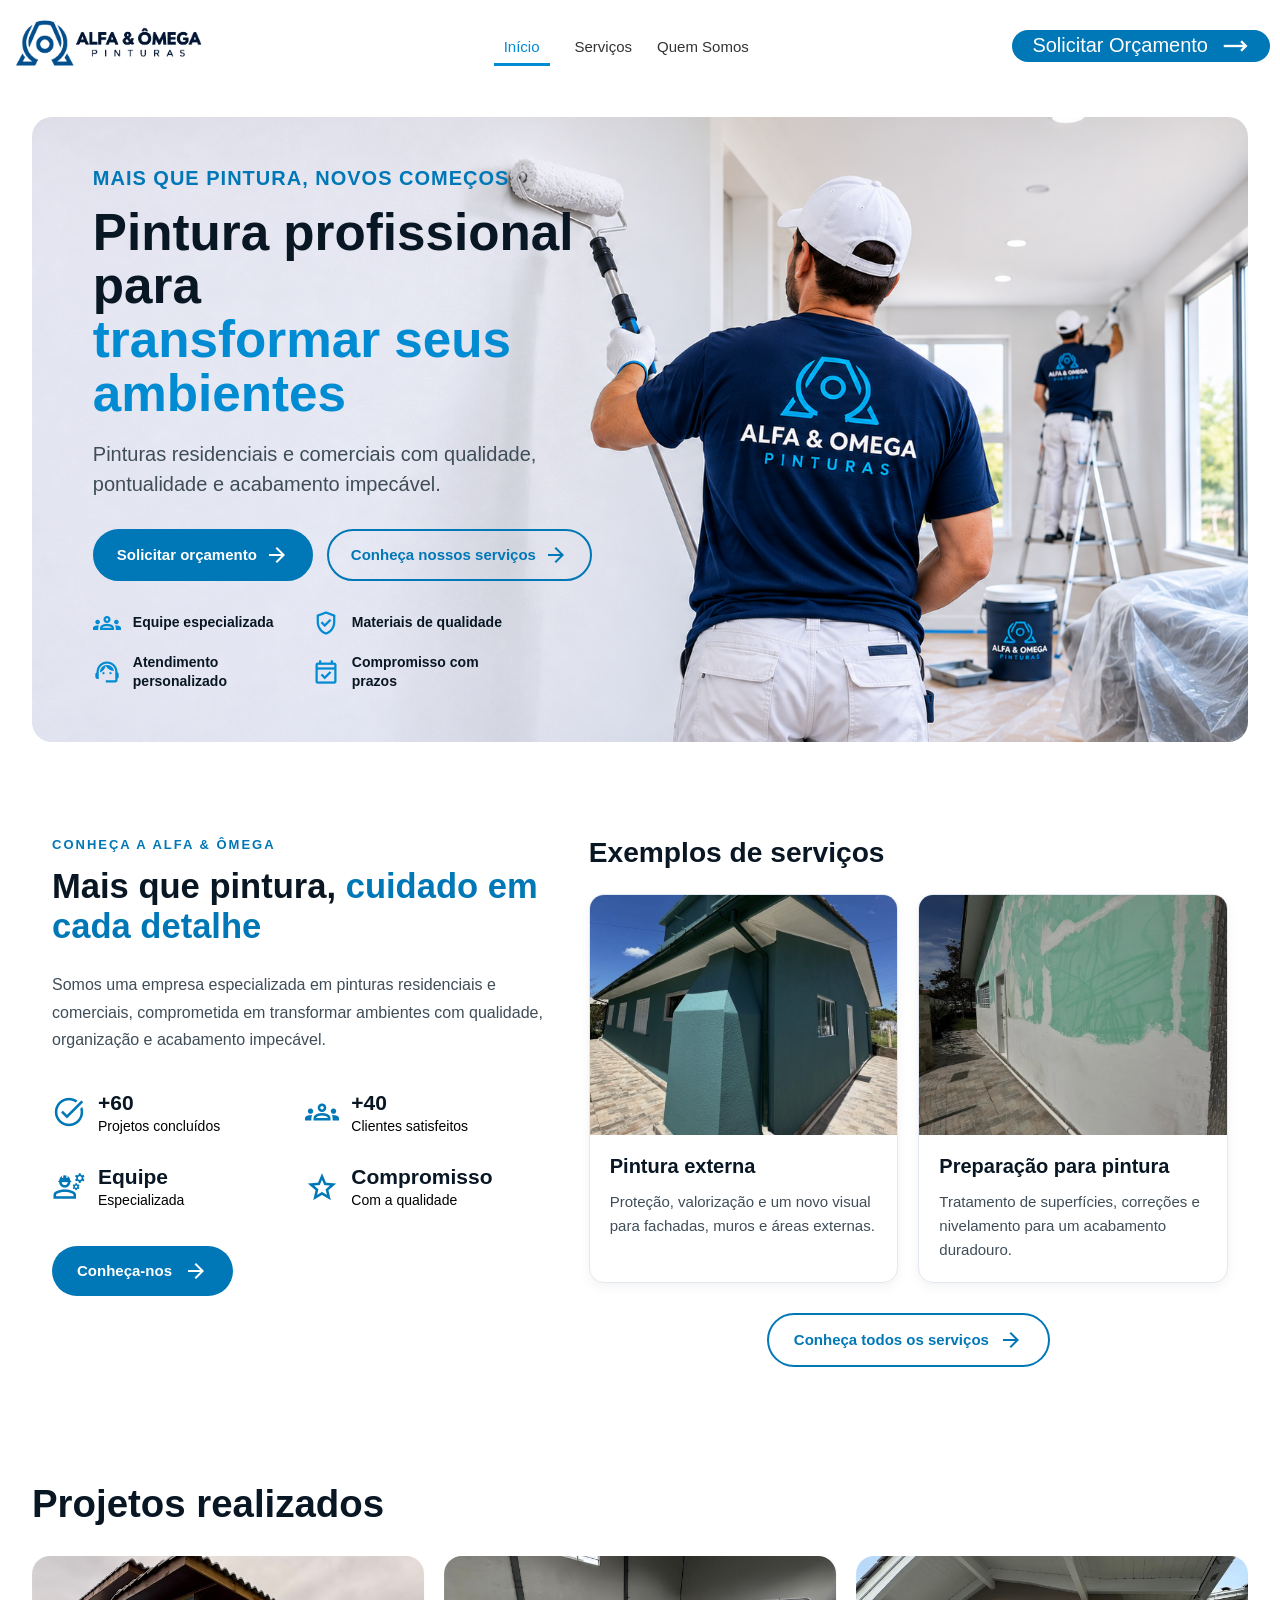
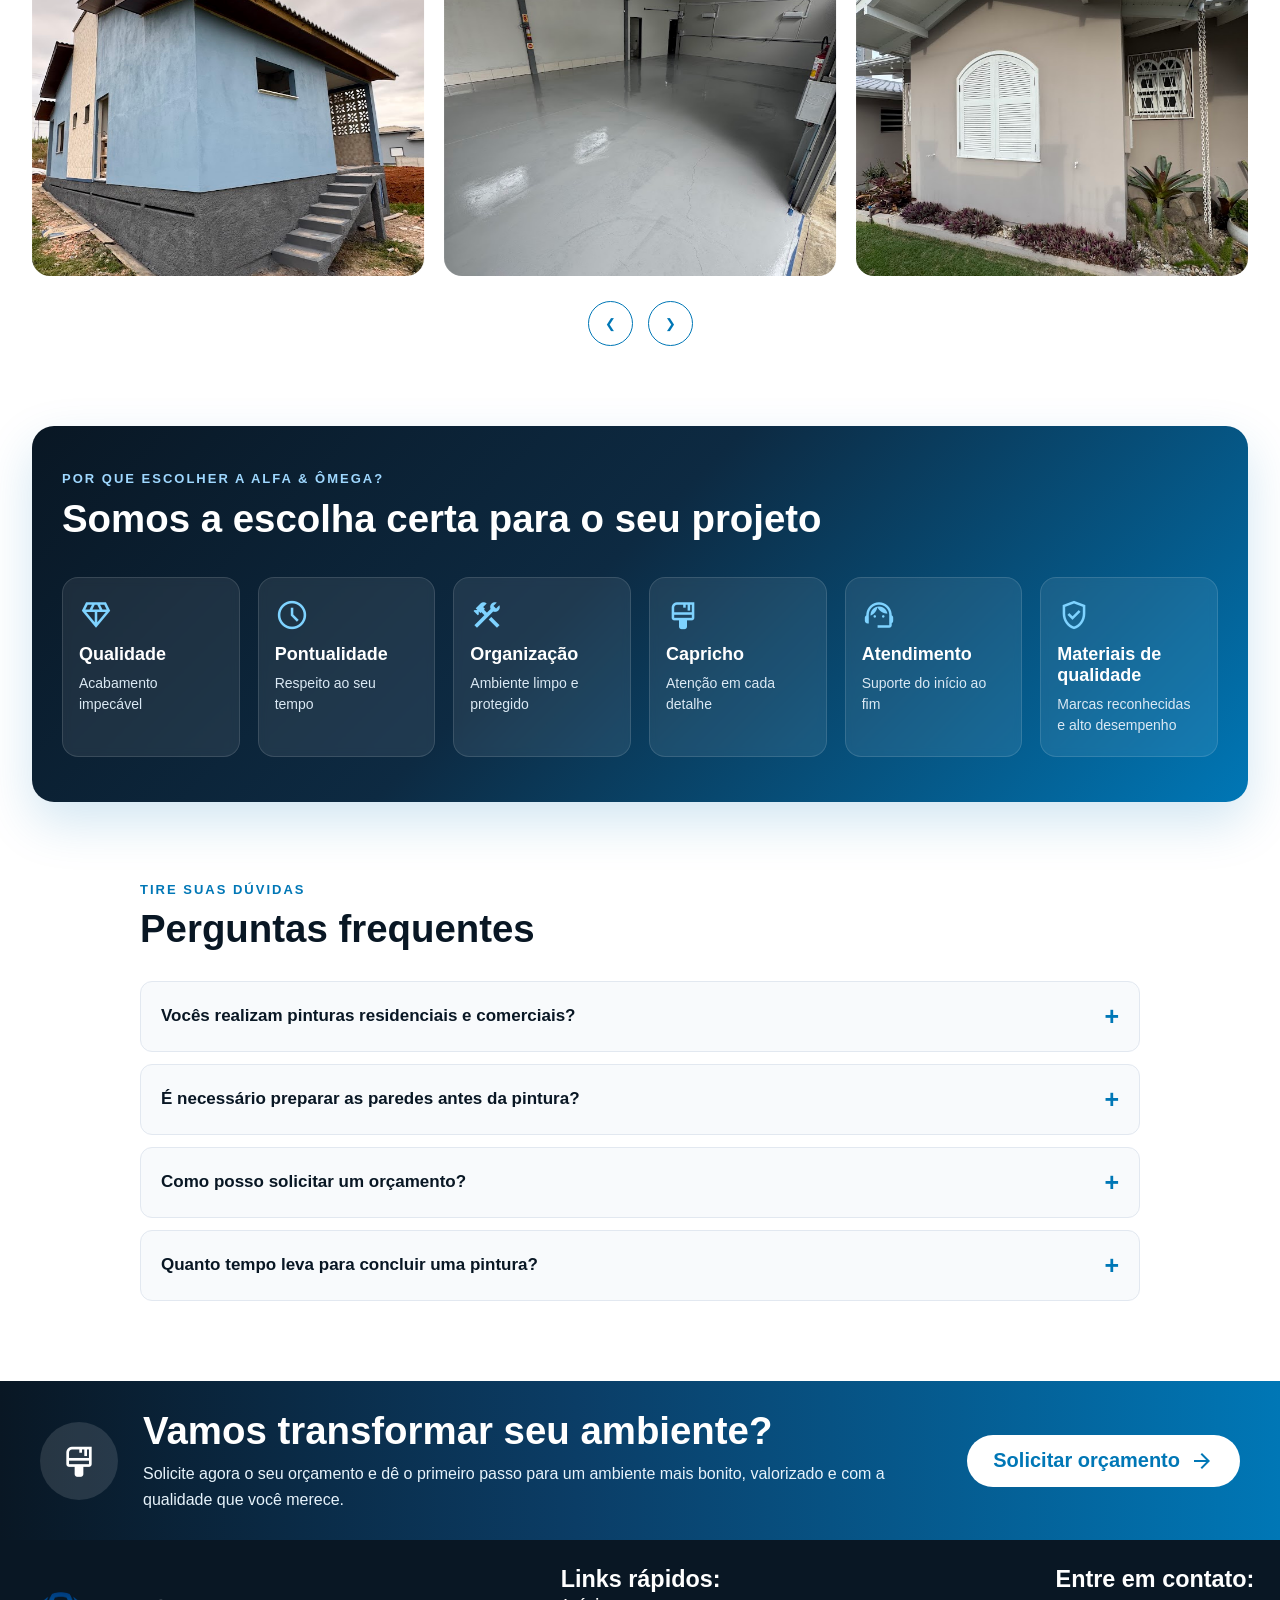
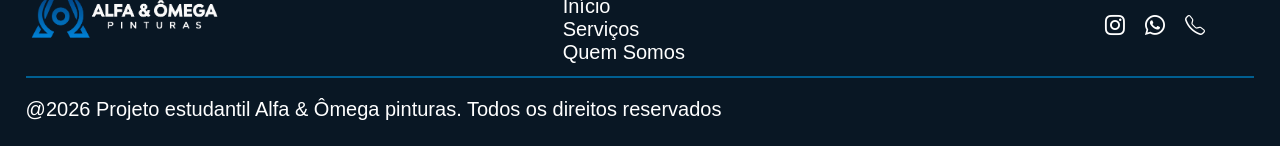
<file: index.html>
<!DOCTYPE html>
<html lang="pt-BR">

<head>
    <meta charset="UTF-8">
    <meta name="viewport" content="width=device-width, initial-scale=1.0">
    <title>Alfa & Omega Pinturas</title>
    <link rel="icon" href="img/icon.png">
    <link rel="stylesheet" href="css/index.css">
    <link rel="stylesheet" href="css/inicio.css">
    <link href="https://fonts.googleapis.com/css2?family=Material+Symbols+Outlined" rel="stylesheet" />
    <link rel="stylesheet" href="https://cdn.jsdelivr.net/npm/bootstrap-icons@1.13.1/font/bootstrap-icons.min.css">
    <script src="js/script.js" defer></script>
    <script src="js/inicio.js" defer></script>
</head>
<body class="pagina-inicio">
 
    

    <header class="cabecalho">

        <a href="index.html">
            <img id="logo_cab" class="imagem-logo"
                 src="img/logo_topo_site.png"
                 alt="Logomarca Alfa & Omega Pinturas"></a>

        <button id="btn_menu" class="botao_mobile">
            <span id="icon_menu" class="material-symbols-outlined">menu</span>
        </button>

        <nav class="menu">
            <ul>
                <li><a id="menu_1" href="index.html">Início</a></li>
                <li><a id="menu_2" href="servicos.html">Serviços</a></li>
                <li><a id="menu_3" href="quemsomos.html">Quem Somos</a></li>
            </ul>
        

        <a class="botao-orcamento" id="orcamento" href="orcamento.html">
            Solicitar Orçamento
            <span class="material-symbols-outlined">trending_flat</span>
        </a>
        </nav>

    </header>

    <main>
        <section class="banner-principal">
            <figure class="banner-imagem">
                <img src="img/inicio-banner.png" alt="Profissional pintando parede">
            </figure>
            <section class="banner-conteudo">
                <p class="banner-subtitulo">MAIS QUE PINTURA, NOVOS COMEÇOS</p>
                <h1>Pintura profissional para <span>transformar seus ambientes</span></h1>
                <p class="banner-descricao">Pinturas residenciais e comerciais com qualidade, pontualidade e acabamento impecável.</p>
                <nav class="banner-botoes" aria-label="Ações principais">
                    <a href="orcamento.html" class="btn-primario">Solicitar orçamento <span class="material-symbols-outlined">arrow_forward</span></a>
                    <a href="servicos.html" class="btn-secundario">Conheça nossos serviços <span class="material-symbols-outlined">arrow_forward</span></a>
                </nav>
                <ul class="banner-diferenciais">
                    <li><span class="material-symbols-outlined">groups</span><p>Equipe especializada</p></li>
                    <li><span class="material-symbols-outlined">verified_user</span><p>Materiais de qualidade</p></li>
                    <li><span class="material-symbols-outlined">support_agent</span><p>Atendimento personalizado</p></li>
                    <li><span class="material-symbols-outlined">event_available</span><p>Compromisso com prazos</p></li>
                </ul>
            </section>
        </section>

        <section class="conheca-empresa">
            <section class="empresa-apresentacao">
                <p class="empresa-subtitulo">CONHEÇA A ALFA & ÔMEGA</p>
                <h2>Mais que pintura, <span>cuidado em cada detalhe</span></h2>
                <p class="empresa-descricao">Somos uma empresa especializada em pinturas residenciais e comerciais, comprometida em transformar ambientes com qualidade, organização e acabamento impecável.</p>
                <ul class="empresa-indicadores">
                    <li><span class="material-symbols-outlined">task_alt</span><p><strong>+60</strong> Projetos concluídos</p></li>
                    <li><span class="material-symbols-outlined">groups</span><p><strong>+40</strong> Clientes satisfeitos</p></li>
                    <li><span class="material-symbols-outlined">engineering</span><p><strong>Equipe</strong> Especializada</p></li>
                    <li><span class="material-symbols-outlined">star</span><p><strong>Compromisso</strong> Com a qualidade</p></li>
                </ul>
                <a href="quemsomos.html" class="empresa-botao">Conheça-nos <span class="material-symbols-outlined">arrow_forward</span></a>
            </section>

            <section class="empresa-servicos">
                <h2>Exemplos de serviços</h2>
                <section class="cards-servicos">
                    <article class="card-servico">
                        <figure class="servico-imagem"><img src="img/servico-externa.jpg" alt="Pintura externa" loading="lazy"></figure>
                        <section class="card-conteudo">
                            <h3>Pintura externa</h3>
                            <p>Proteção, valorização e um novo visual para fachadas, muros e áreas externas.</p>
                        </section>
                    </article>
                    <article class="card-servico">
                        <figure class="servico-imagem"><img src="img/servico-preparacao.jpg" alt="Preparação para pintura" loading="lazy"></figure>
                        <section class="card-conteudo">
                            <h3>Preparação para pintura</h3>
                            <p>Tratamento de superfícies, correções e nivelamento para um acabamento duradouro.</p>
                        </section>
                    </article>
                </section>
                <a href="servicos.html" class="botao-todos-servicos">Conheça todos os serviços <span class="material-symbols-outlined">arrow_forward</span></a>
            </section>
        </section>

        <section class="projetos-realizados">
            <h2>Projetos realizados</h2>
            <section id="carrossel-projetos" class="carrossel-projetos" aria-label="Fotos dos projetos realizados"></section>
            <nav class="setas-projetos" aria-label="Navegação do carrossel">
                <button id="projeto-anterior" type="button" aria-label="Projeto anterior">❮</button>
                <button id="projeto-proximo" type="button" aria-label="Próximo projeto">❯</button>
            </nav>
        </section>

        <section class="diferenciais">
            <p class="diferenciais-subtitulo">POR QUE ESCOLHER A ALFA & ÔMEGA?</p>
            <h2>Somos a escolha certa para o seu projeto</h2>
            <ul class="diferenciais-lista">
                <li><span class="material-symbols-outlined">diamond</span><h3>Qualidade</h3><p>Acabamento impecável</p></li>
                <li><span class="material-symbols-outlined">schedule</span><h3>Pontualidade</h3><p>Respeito ao seu tempo</p></li>
                <li><span class="material-symbols-outlined">construction</span><h3>Organização</h3><p>Ambiente limpo e protegido</p></li>
                <li><span class="material-symbols-outlined">format_paint</span><h3>Capricho</h3><p>Atenção em cada detalhe</p></li>
                <li><span class="material-symbols-outlined">support_agent</span><h3>Atendimento</h3><p>Suporte do início ao fim</p></li>
                <li><span class="material-symbols-outlined">verified_user</span><h3>Materiais de qualidade</h3><p>Marcas reconhecidas e alto desempenho</p></li>
            </ul>
        </section>

        <section class="faq">
            <p class="faq-subtitulo">TIRE SUAS DÚVIDAS</p>
            <h2>Perguntas frequentes</h2>
            <details name="faq"><summary>Vocês realizam pinturas residenciais e comerciais?</summary><p>Sim! Trabalhamos com pinturas residenciais e comerciais, adaptando os serviços às necessidades de cada ambiente.</p></details>
            <details name="faq"><summary>É necessário preparar as paredes antes da pintura?</summary><p>Depende das condições da superfície. Podemos realizar correções, aplicação de massa e lixamento para garantir um acabamento de qualidade.</p></details>
            <details name="faq"><summary>Como posso solicitar um orçamento?</summary><p>Basta acessar nossa página de orçamento e enviar as informações sobre o serviço desejado.</p></details>
            <details name="faq"><summary>Quanto tempo leva para concluir uma pintura?</summary><p>O prazo depende do tamanho da área, das condições das superfícies e do serviço solicitado.</p></details>
        </section>

        <section class="cta-final">
            <figure class="cta-icone"><span class="material-symbols-outlined">format_paint</span></figure>
            <section class="cta-texto">
                <h2>Vamos transformar seu ambiente?</h2>
                <p>Solicite agora o seu orçamento e dê o primeiro passo para um ambiente mais bonito, valorizado e com a qualidade que você merece.</p>
            </section>
            <a href="orcamento.html" class="cta-botao">Solicitar orçamento <span class="material-symbols-outlined">arrow_forward</span></a>
        </section>
    </main>

   <footer>
        <nav>
            <img id="logo_cab" class="imagem-logo"
                    src="img/Logo escrita branca Alfa & Ômega.png"
                    alt="Logomarca Alfa & Omega Pinturas">
                <section>
                    <h3>Links rápidos:</h3>  
                    <ul>
                        <li><a id="menu_1" href="index.html">Início</a></li>
                        <li><a id="menu_2" href="servicos.html">Serviços</a></li>
                        <li><a id="menu_3" href="quemsomos.html">Quem Somos</a></li>
                    </ul>
                </section>
                <section>
                    <h3>Entre em contato:</h3>
                    <ul class="redes_sociais">
                        <li>
                            <a href="https://www.instagram.com/alfaeomegapinturass?utm_source=ig_web_button_share_sheet&mdxt=ZDNlZDc0MzIxNw==" target="_blank" rel="noopener noreferrer" aria-label="Instagram"><span class="bi bi-instagram"></span></a>
                        </li>

                        <li>
                            <a href="https://wa.me/5518996870839?text=Quero%20saber%20mais%20sobre%20os%20servi%C3%A7os%20da%20Alfa%20e%20%C3%94mega!" target="_blank" rel="noopener noreferrer" aria-label="WhatsApp"><span class="bi bi-whatsapp"></span></a>
                        </li>

                        <li>
                            <a href="tel:5518996870839" aria-label="Telefone"><span class="bi bi-telephone"></span></a>
                        </li>
                    </ul>
                </section>
        </nav>
        <p>
            @2026 Projeto estudantil Alfa & Ômega pinturas. Todos os direitos reservados
        </p>
    </footer>
    
</body>
</html>
</file>
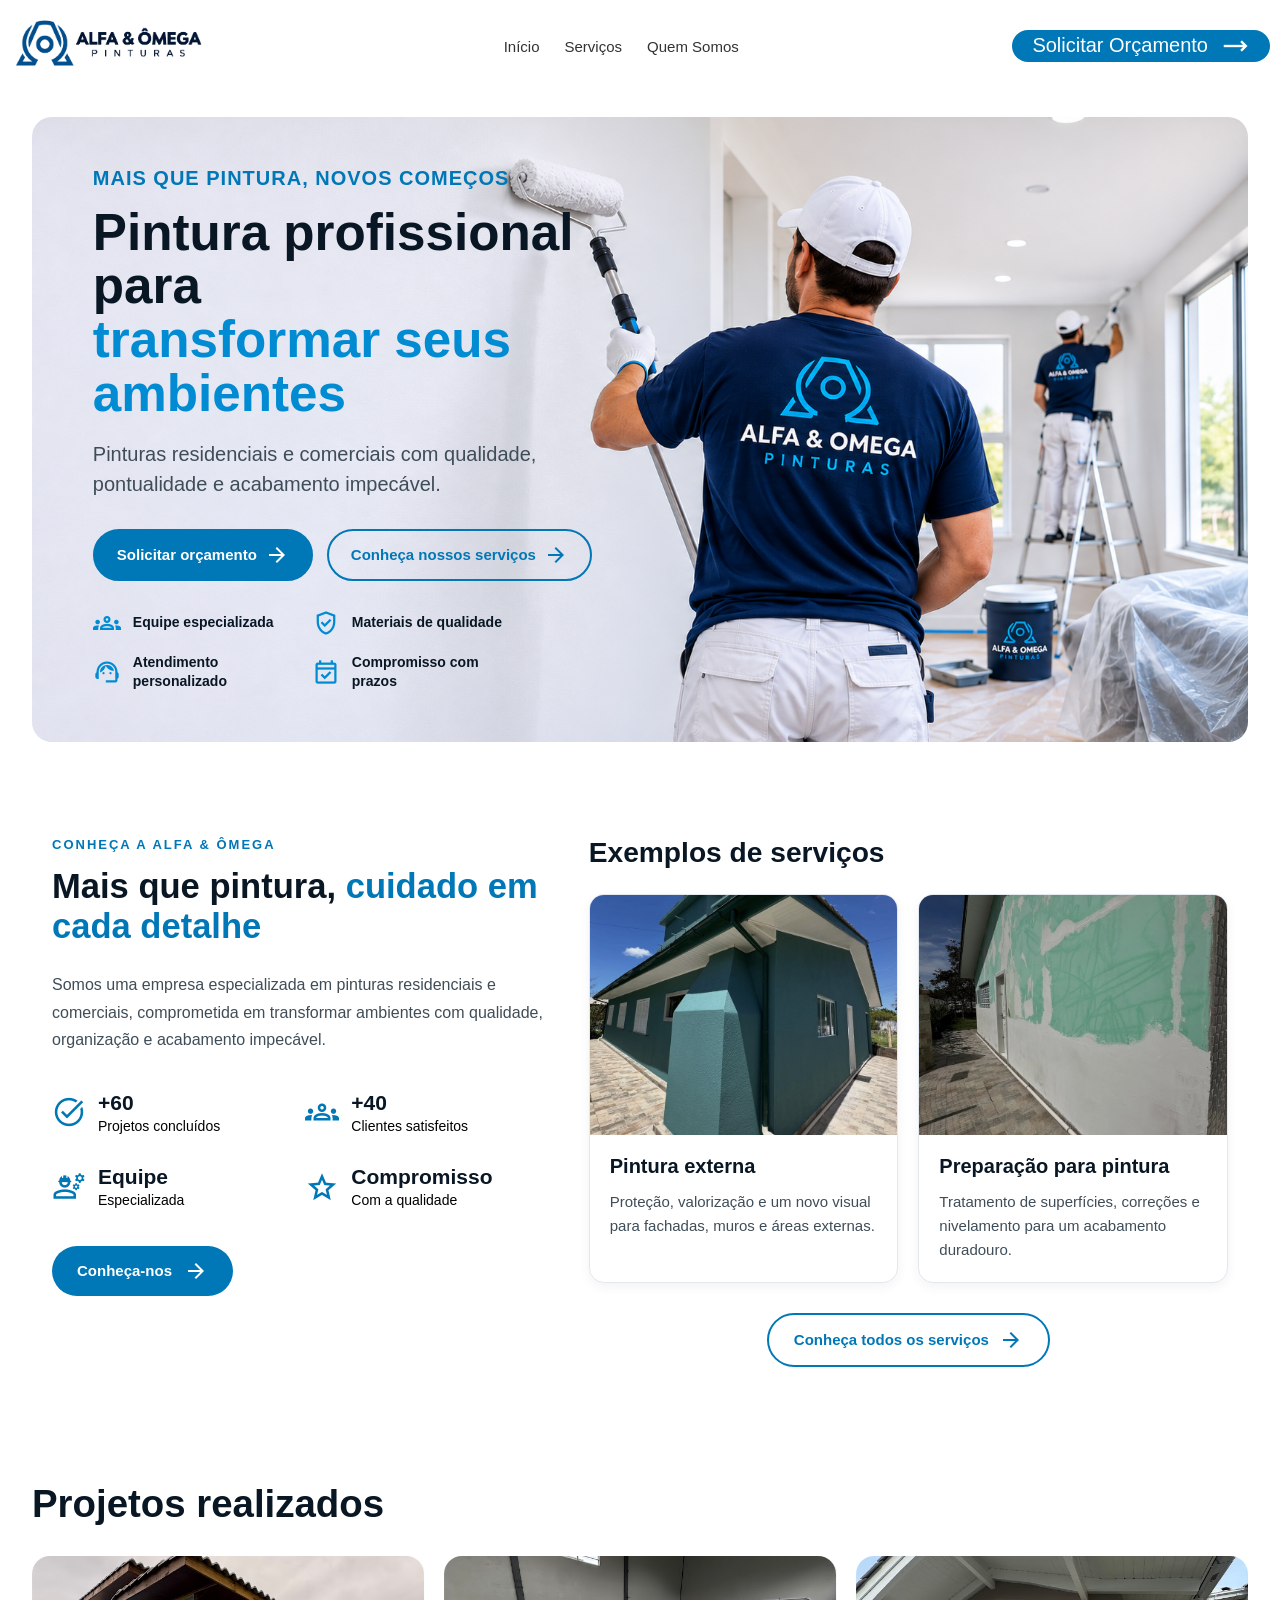
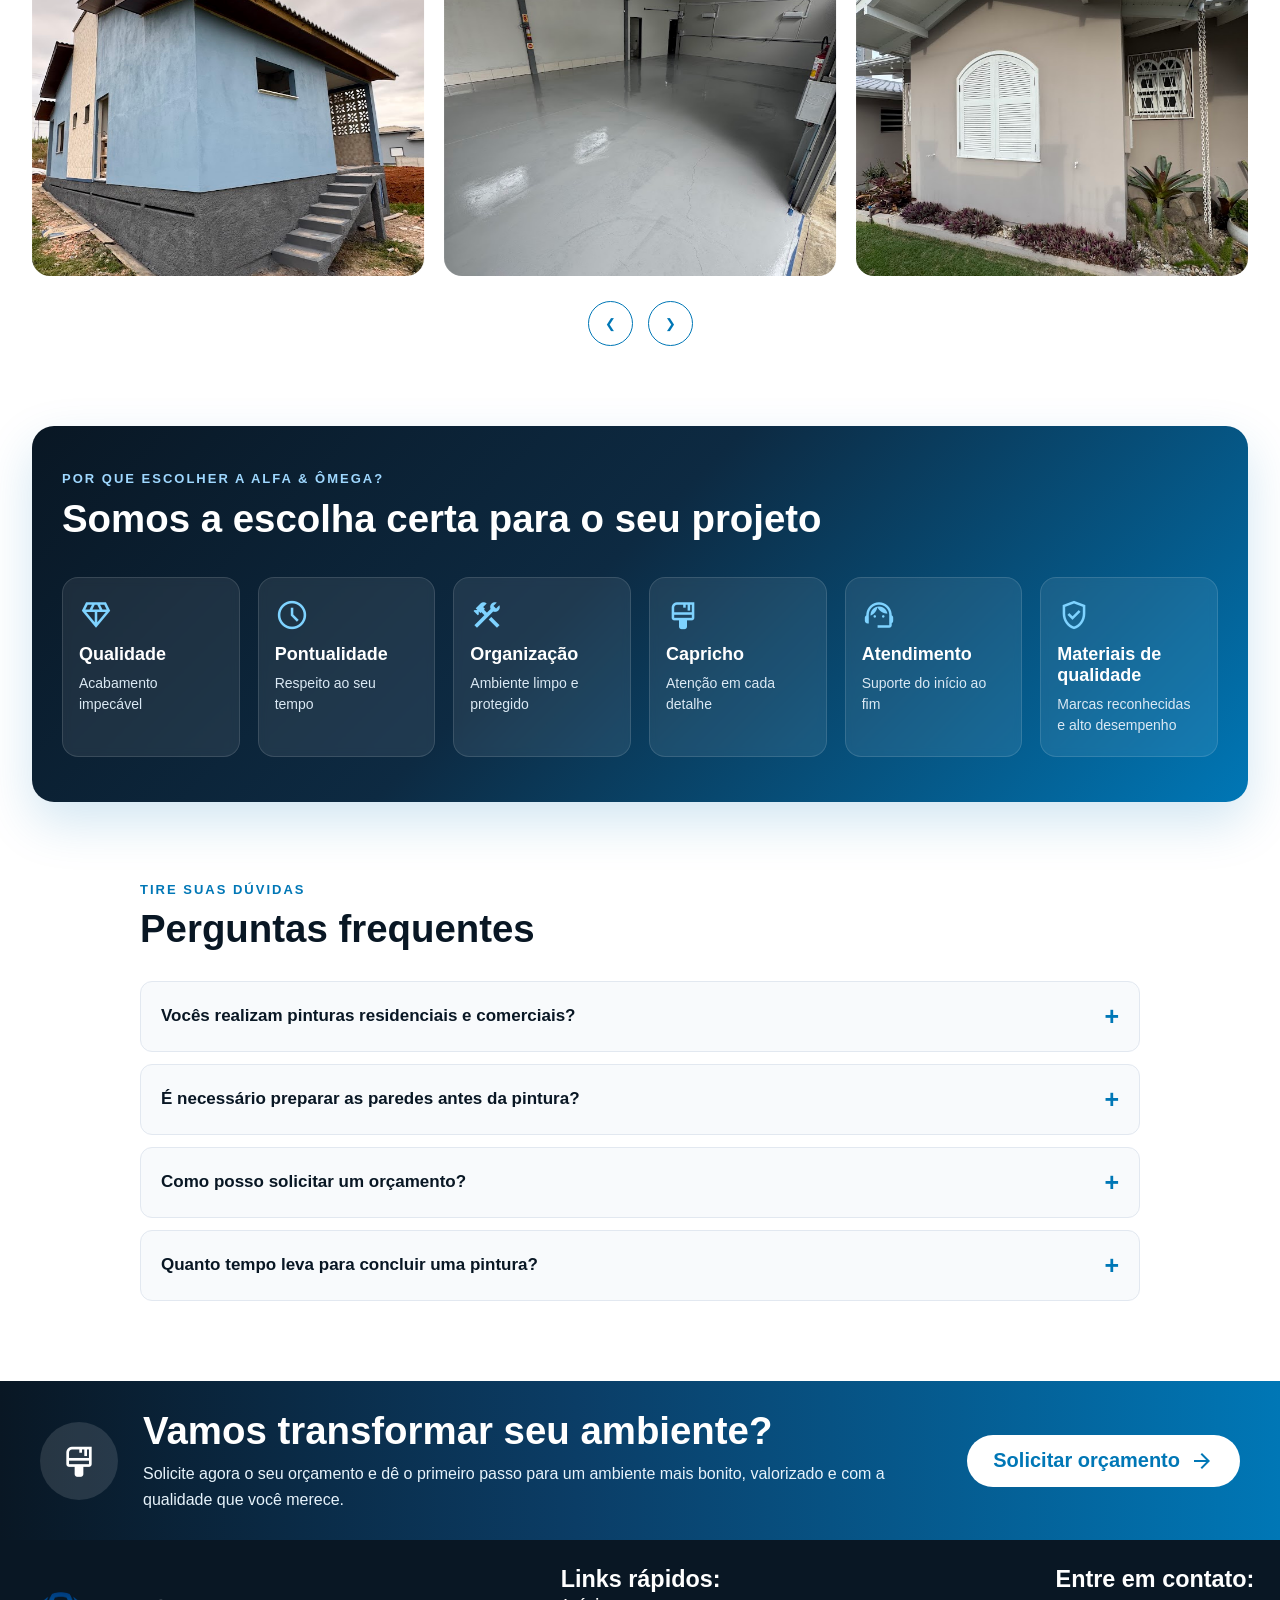
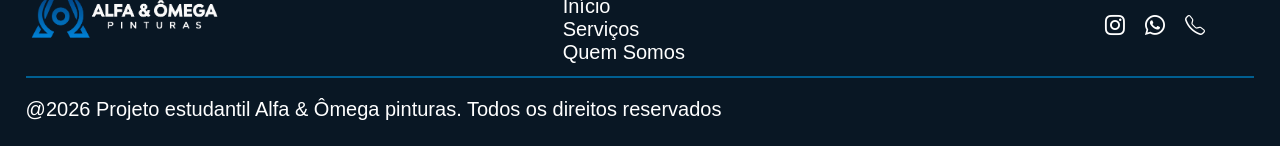
<file: inicio.html>
<!DOCTYPE html>
<html lang="pt-BR">

<head>
    <meta charset="UTF-8">
    <meta name="viewport" content="width=device-width, initial-scale=1.0">
    <title>Alfa & Omega Pinturas</title>
    <link rel="icon" href="img/icon.png">
    <link rel="stylesheet" href="css/index.css">
    <link rel="stylesheet" href="css/inicio.css">
    <link href="https://fonts.googleapis.com/css2?family=Material+Symbols+Outlined" rel="stylesheet" />
    <link rel="stylesheet" href="https://cdn.jsdelivr.net/npm/bootstrap-icons@1.13.1/font/bootstrap-icons.min.css">
    <script src="js/script.js" defer></script>
    <script src="js/inicio.js" defer></script>
</head>
<body class="pagina-inicio">
 
    

    <header class="cabecalho">

        <a href="inicio.html">
            <img id="logo_cab" class="imagem-logo"
                 src="img/logo_topo_site.png"
                 alt="Logomarca Alfa & Omega Pinturas"></a>

        <button id="btn_menu" class="botao_mobile">
            <span id="icon_menu" class="material-symbols-outlined">menu</span>
        </button>

        <nav class="menu">
            <ul>
                <li><a id="menu_1" href="inicio.html">Início</a></li>
                <li><a id="menu_2" href="servicos.html">Serviços</a></li>
                <li><a id="menu_3" href="quemsomos.html">Quem Somos</a></li>
            </ul>
        

        <a class="botao-orcamento" id="orcamento" href="orcamento.html">
            Solicitar Orçamento
            <span class="material-symbols-outlined">trending_flat</span>
        </a>
        </nav>

    </header>

    <main>
        <section class="banner-principal">
            <figure class="banner-imagem">
                <img src="img/inicio-banner.png" alt="Profissional pintando parede">
            </figure>
            <section class="banner-conteudo">
                <p class="banner-subtitulo">MAIS QUE PINTURA, NOVOS COMEÇOS</p>
                <h1>Pintura profissional para <span>transformar seus ambientes</span></h1>
                <p class="banner-descricao">Pinturas residenciais e comerciais com qualidade, pontualidade e acabamento impecável.</p>
                <nav class="banner-botoes" aria-label="Ações principais">
                    <a href="orcamento.html" class="btn-primario">Solicitar orçamento <span class="material-symbols-outlined">arrow_forward</span></a>
                    <a href="servicos.html" class="btn-secundario">Conheça nossos serviços <span class="material-symbols-outlined">arrow_forward</span></a>
                </nav>
                <ul class="banner-diferenciais">
                    <li><span class="material-symbols-outlined">groups</span><p>Equipe especializada</p></li>
                    <li><span class="material-symbols-outlined">verified_user</span><p>Materiais de qualidade</p></li>
                    <li><span class="material-symbols-outlined">support_agent</span><p>Atendimento personalizado</p></li>
                    <li><span class="material-symbols-outlined">event_available</span><p>Compromisso com prazos</p></li>
                </ul>
            </section>
        </section>

        <section class="conheca-empresa">
            <section class="empresa-apresentacao">
                <p class="empresa-subtitulo">CONHEÇA A ALFA & ÔMEGA</p>
                <h2>Mais que pintura, <span>cuidado em cada detalhe</span></h2>
                <p class="empresa-descricao">Somos uma empresa especializada em pinturas residenciais e comerciais, comprometida em transformar ambientes com qualidade, organização e acabamento impecável.</p>
                <ul class="empresa-indicadores">
                    <li><span class="material-symbols-outlined">task_alt</span><p><strong>+60</strong> Projetos concluídos</p></li>
                    <li><span class="material-symbols-outlined">groups</span><p><strong>+40</strong> Clientes satisfeitos</p></li>
                    <li><span class="material-symbols-outlined">engineering</span><p><strong>Equipe</strong> Especializada</p></li>
                    <li><span class="material-symbols-outlined">star</span><p><strong>Compromisso</strong> Com a qualidade</p></li>
                </ul>
                <a href="quemsomos.html" class="empresa-botao">Conheça-nos <span class="material-symbols-outlined">arrow_forward</span></a>
            </section>

            <section class="empresa-servicos">
                <h2>Exemplos de serviços</h2>
                <section class="cards-servicos">
                    <article class="card-servico">
                        <figure class="servico-imagem"><img src="img/servico-externa.jpg" alt="Pintura externa" loading="lazy"></figure>
                        <section class="card-conteudo">
                            <h3>Pintura externa</h3>
                            <p>Proteção, valorização e um novo visual para fachadas, muros e áreas externas.</p>
                        </section>
                    </article>
                    <article class="card-servico">
                        <figure class="servico-imagem"><img src="img/servico-preparacao.jpg" alt="Preparação para pintura" loading="lazy"></figure>
                        <section class="card-conteudo">
                            <h3>Preparação para pintura</h3>
                            <p>Tratamento de superfícies, correções e nivelamento para um acabamento duradouro.</p>
                        </section>
                    </article>
                </section>
                <a href="servicos.html" class="botao-todos-servicos">Conheça todos os serviços <span class="material-symbols-outlined">arrow_forward</span></a>
            </section>
        </section>

        <section class="projetos-realizados">
            <h2>Projetos realizados</h2>
            <section id="carrossel-projetos" class="carrossel-projetos" aria-label="Fotos dos projetos realizados"></section>
            <nav class="setas-projetos" aria-label="Navegação do carrossel">
                <button id="projeto-anterior" type="button" aria-label="Projeto anterior">❮</button>
                <button id="projeto-proximo" type="button" aria-label="Próximo projeto">❯</button>
            </nav>
        </section>

        <section class="diferenciais">
            <p class="diferenciais-subtitulo">POR QUE ESCOLHER A ALFA & ÔMEGA?</p>
            <h2>Somos a escolha certa para o seu projeto</h2>
            <ul class="diferenciais-lista">
                <li><span class="material-symbols-outlined">diamond</span><h3>Qualidade</h3><p>Acabamento impecável</p></li>
                <li><span class="material-symbols-outlined">schedule</span><h3>Pontualidade</h3><p>Respeito ao seu tempo</p></li>
                <li><span class="material-symbols-outlined">construction</span><h3>Organização</h3><p>Ambiente limpo e protegido</p></li>
                <li><span class="material-symbols-outlined">format_paint</span><h3>Capricho</h3><p>Atenção em cada detalhe</p></li>
                <li><span class="material-symbols-outlined">support_agent</span><h3>Atendimento</h3><p>Suporte do início ao fim</p></li>
                <li><span class="material-symbols-outlined">verified_user</span><h3>Materiais de qualidade</h3><p>Marcas reconhecidas e alto desempenho</p></li>
            </ul>
        </section>

        <section class="faq">
            <p class="faq-subtitulo">TIRE SUAS DÚVIDAS</p>
            <h2>Perguntas frequentes</h2>
            <details name="faq"><summary>Vocês realizam pinturas residenciais e comerciais?</summary><p>Sim! Trabalhamos com pinturas residenciais e comerciais, adaptando os serviços às necessidades de cada ambiente.</p></details>
            <details name="faq"><summary>É necessário preparar as paredes antes da pintura?</summary><p>Depende das condições da superfície. Podemos realizar correções, aplicação de massa e lixamento para garantir um acabamento de qualidade.</p></details>
            <details name="faq"><summary>Como posso solicitar um orçamento?</summary><p>Basta acessar nossa página de orçamento e enviar as informações sobre o serviço desejado.</p></details>
            <details name="faq"><summary>Quanto tempo leva para concluir uma pintura?</summary><p>O prazo depende do tamanho da área, das condições das superfícies e do serviço solicitado.</p></details>
        </section>

        <section class="cta-final">
            <figure class="cta-icone"><span class="material-symbols-outlined">format_paint</span></figure>
            <section class="cta-texto">
                <h2>Vamos transformar seu ambiente?</h2>
                <p>Solicite agora o seu orçamento e dê o primeiro passo para um ambiente mais bonito, valorizado e com a qualidade que você merece.</p>
            </section>
            <a href="orcamento.html" class="cta-botao">Solicitar orçamento <span class="material-symbols-outlined">arrow_forward</span></a>
        </section>
    </main>

   <footer>
        <nav>
            <img id="logo_cab" class="imagem-logo"
                    src="img/Logo escrita branca Alfa & Ômega.png"
                    alt="Logomarca Alfa & Omega Pinturas">
                <section>
                    <h3>Links rápidos:</h3>  
                    <ul>
                        <li><a id="menu_1" href="inicio.html">Início</a></li>
                        <li><a id="menu_2" href="servicos.html">Serviços</a></li>
                        <li><a id="menu_3" href="quemsomos.html">Quem Somos</a></li>
                    </ul>
                </section>
                <section>
                    <h3>Entre em contato:</h3>
                    <ul class="redes_sociais">
                        <li>
                            <a href="https://www.instagram.com/alfaeomegapinturass?utm_source=ig_web_button_share_sheet&mdxt=ZDNlZDc0MzIxNw==" target="_blank" rel="noopener noreferrer" aria-label="Instagram"><span class="bi bi-instagram"></span></a>
                        </li>

                        <li>
                            <a href="https://wa.me/55189968708?text=Quero%20saber%20mais%20sobre%20os%20servi%C3%A7os%20da%20Alfa%20e%20%C3%94mega!" target="_blank" rel="noopener noreferrer" aria-label="WhatsApp"><span class="bi bi-whatsapp"></span></a>
                        </li>

                        <li>
                            <a href="tel:18996870839" aria-label="Telefone"><span class="bi bi-telephone"></span></a>
                        </li>
                    </ul>
                </section>
        </nav>
        <p>
            @2026 Projeto estudantil Alfa & Ômega pinturas. Todos os direitos reservados
        </p>
    </footer>
    
</body>
</html>
</file>
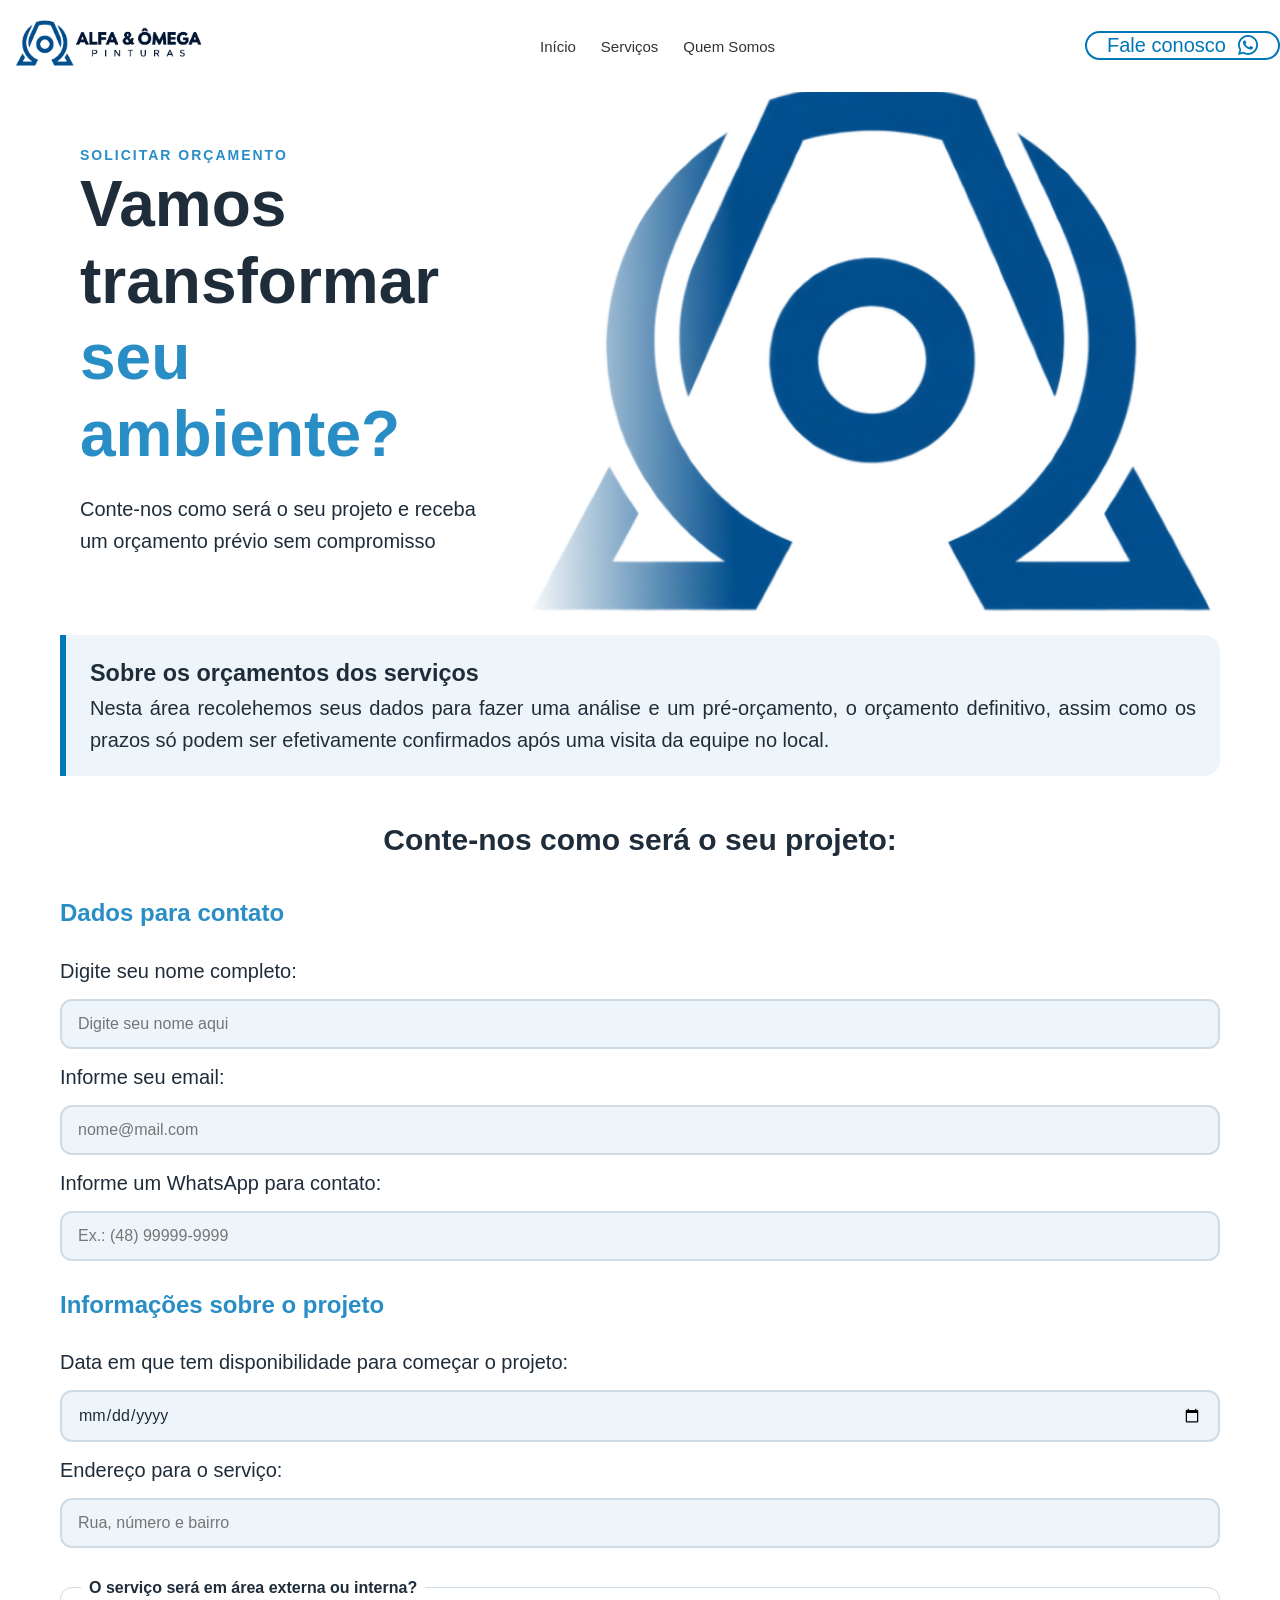
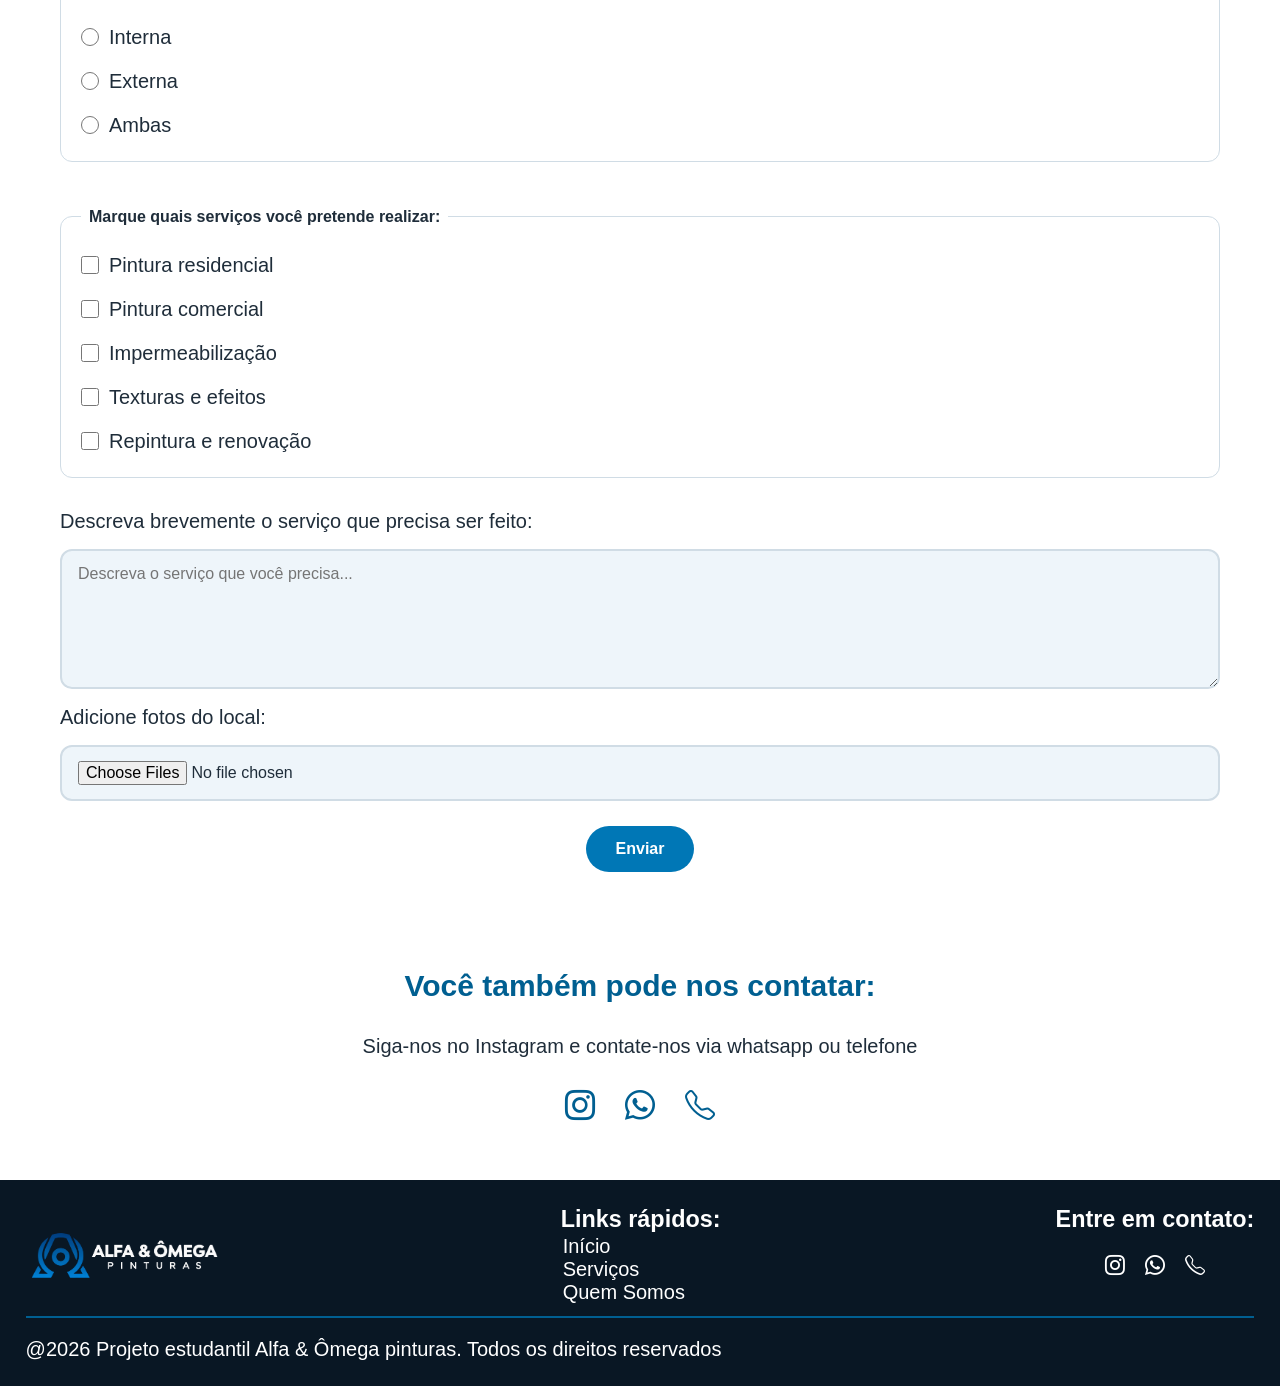
<file: orcamento.html>
<!DOCTYPE html>
<html lang="pt-BR">

<head>
    <meta charset="UTF-8">
    <meta name="viewport" content="width=device-width, initial-scale=1.0">
    <title>Alfa & Omega Pinturas</title>
    <link rel="icon" href="img/icon.png">
    <link rel="stylesheet" href="css/index.css">
    <link rel="stylesheet" href="css/orcamento.css">
    <link href="https://fonts.googleapis.com/css2?family=Material+Symbols+Outlined" rel="stylesheet" />
    <link rel="stylesheet" href="https://cdn.jsdelivr.net/npm/bootstrap-icons@1.13.1/font/bootstrap-icons.min.css">
    <script type="text/javascript" defer src="js/script.js" defer></script>
</head>
<body>
    <header class="cabecalho">

        <a href="index.html">
            <img id="logo_cab" class="imagem-logo"
                 src="img/logo_topo_site.png"
                 alt="Logomarca Alfa & Omega Pinturas"></a>

        <button id="btn_menu" class="botao_mobile">
            <span id="icon_menu" class="material-symbols-outlined">menu</span>
        </button>

        <nav class="menu">
            <ul>
                <li><a id="menu_1" href="index.html">Início</a></li>
                <li><a id="menu_2" href="servicos.html">Serviços</a></li>
                <li><a id="menu_3" href="quemsomos.html">Quem Somos</a></li>
            </ul>
        

        <a id="chamar_wpp" href="https://wa.me/5518996870839?text=Quero%20saber%20mais%20sobre%20os%20servi%C3%A7os%20da%20Alfa%20e%20%C3%94mega!">
            Fale conosco 
            <span class="bi bi-whatsapp"></span>
        </a>
        </nav>

    </header>
    <main>
         <section class="apresentacao">
            <article>
                <p class="frase_acima">
                   SOLICITAR ORÇAMENTO
                </p>

                <h2>
                    Vamos transformar 
                    <span>seu ambiente?</span>
                </h2>
                
                <p>Conte-nos como será o seu projeto e receba um orçamento prévio sem compromisso</p>


    
            </article>
            
            <img src="img/logo_tipo_site_sem_escrita.png" alt="Imagem ilustrativa de serviço de pintura sendo feito">
            
        </section>

        
        <section class="aviso">
            <aside id="aviso-prazos">

                <h3>Sobre os orçamentos dos serviços</h3>

                <p>
                    Nesta área recolehemos seus dados para fazer uma análise e um pré-orçamento, o orçamento definitivo, assim como os prazos só podem ser efetivamente confirmados após uma visita da equipe no local.
                </p>

            </aside>

        </section>


        <section class="formulario">

            <h1>Conte-nos como será o seu projeto:</h1>

            <form>

                <section class="dados-contato">

                    <h2>Dados para contato</h2>

                    <label for="nome">Digite seu nome completo:</label>
                    <input type="text" id="nome" name="nome"
                        placeholder="Digite seu nome aqui" required>

                    <label for="email">Informe seu email:</label>
                    <input type="email" id="email" name="email"
                        placeholder="nome@mail.com" required>

                    <label for="whatsapp">Informe um WhatsApp para contato:</label>
                    <input type="tel" id="whatsapp" name="whatsapp"
                        placeholder="Ex.: (48) 99999-9999"
                        minlength="10" required>

                </section>

                    <section class="dados-projeto">

                            <h2>Informações sobre o projeto</h2>

                            <label for="data_inicio">
                                Data em que tem disponibilidade para começar o projeto:
                            </label>
                            <input type="date" id="data_inicio" name="data_inicio">

                            <label for="endereco">Endereço para o serviço:</label>
                            <input type="text" id="endereco" name="endereco"
                                placeholder="Rua, número e bairro"
                                autocomplete="street-address" required>

                            <fieldset>

                                <legend>O serviço será em área externa ou interna?</legend>

                                <label for="interno">
                                    <input type="radio" id="interno" name="area"
                                        value="Interno">
                                    Interna
                                </label>

                                <label for="externo">
                                    <input type="radio" id="externo" name="area"
                                        value="Externo">
                                    Externa
                                </label>

                                <label for="ambos">
                                    <input type="radio" id="ambos" name="area"
                                        value="Ambos">
                                    Ambas
                                </label>

                            </fieldset>

                            <fieldset>
                                <legend>Marque quais serviços você pretende realizar:</legend>

                                <label for="pintura-residencial">
                                    <input type="checkbox" id="pintura-residencial"
                                        name="pintura-residencial">
                                    Pintura residencial
                                </label>

                                <label for="pintura-comercial">
                                    <input type="checkbox" id="pintura-comercial"
                                        name="pintura-comercial">
                                    Pintura comercial
                                </label>

                                <label for="impermeabilizacao">
                                    <input type="checkbox" id="impermeabilizacao"
                                        name="impermeabilizacao">
                                    Impermeabilização
                                </label>

                                <label for="texturas">
                                    <input type="checkbox" id="texturas"
                                        name="texturas">
                                    Texturas e efeitos
                                </label>

                                <label for="repintura">
                                    <input type="checkbox" id="repintura"
                                        name="repintura">
                                    Repintura e renovação
                                </label>

                            </fieldset>

                            <label for="descricao">
                                Descreva brevemente o serviço que precisa ser feito:
                            </label>

                            <textarea
                                id="descricao"
                                name="descricao"
                                placeholder="Descreva o serviço que você precisa..."
                                rows="6"
                                required
                            ></textarea>

                            <label for="fotos">Adicione fotos do local:</label>

                            <input type="file" id="fotos" name="fotos"
                                accept="image/*" multiple>

                        </section>

                        <button type="submit">Enviar</button>

            </form>

        </section>

            <section class="contate-nos">
            <h2>Você também pode nos contatar:</h2>
            <p>Siga-nos no Instagram e contate-nos via whatsapp ou telefone</p>
            <nav>
                <ul>
                    <li>
                        <a href="https://www.instagram.com/alfaeomegapinturass?utm_source=ig_web_button_share_sheet&mdxt=ZDNlZDc0MzIxNw==" target="_blank" rel="noopener noreferrer" aria-label="Instagram"><span class="bi bi-instagram"></span></a>
                    </li>
                    <li>
                        <a href="https://wa.me/5518996870839?text=Quero%20saber%20mais%20sobre%20os%20servi%C3%A7os%20da%20Alfa%20e%20%C3%94mega!" target="_blank" rel="noopener noreferrer" aria-label="WhatsApp"><span class="bi bi-whatsapp"></span></a>
                    </li>
                    <li>
                        <a href="tel:+5518996870839" aria-label="Telefone"><span class="bi bi-telephone"></span></a>
                    </li>
                </ul>
            </nav>

        </section>


    </main>


    <footer>
        <nav>
            <img id="logo_cab" class="imagem-logo"
                    src="img/Logo escrita branca Alfa & Ômega.png"
                    alt="Logomarca Alfa & Omega Pinturas">
                <section>
                    <h3>Links rápidos:</h3>  
                    <ul>
                        <li><a id="menu_1" href="index.html">Início</a></li>
                        <li><a id="menu_2" href="servicos.html">Serviços</a></li>
                        <li><a id="menu_3" href="quemsomos.html">Quem Somos</a></li>
                    </ul>
                </section>
                <section>
                    <h3>Entre em contato:</h3>
                    <ul class="redes_sociais">
                        <li>
                            <a href="https://www.instagram.com/alfaeomegapinturass?utm_source=ig_web_button_share_sheet&mdxt=ZDNlZDc0MzIxNw==" target="_blank" rel="noopener noreferrer" aria-label="Instagram"><span class="bi bi-instagram"></span></a>
                        </li>

                        <li>
                            <a href="https://wa.me/55189968708?text=Quero%20saber%20mais%20sobre%20os%20servi%C3%A7os%20da%20Alfa%20e%20%C3%94mega!" target="_blank" rel="noopener noreferrer" aria-label="WhatsApp"><span class="bi bi-whatsapp"></span></a>
                        </li>

                        <li>
                            <a href="tel:18996870839" aria-label="Telefone"><span class="bi bi-telephone"></span></a>
                        </li>
                    </ul>
                </section>
        </nav>
        <p>
            @2026 Projeto estudantil Alfa & Ômega pinturas. Todos os direitos reservados
        </p>
    </footer>

</body>
</html>
</file>
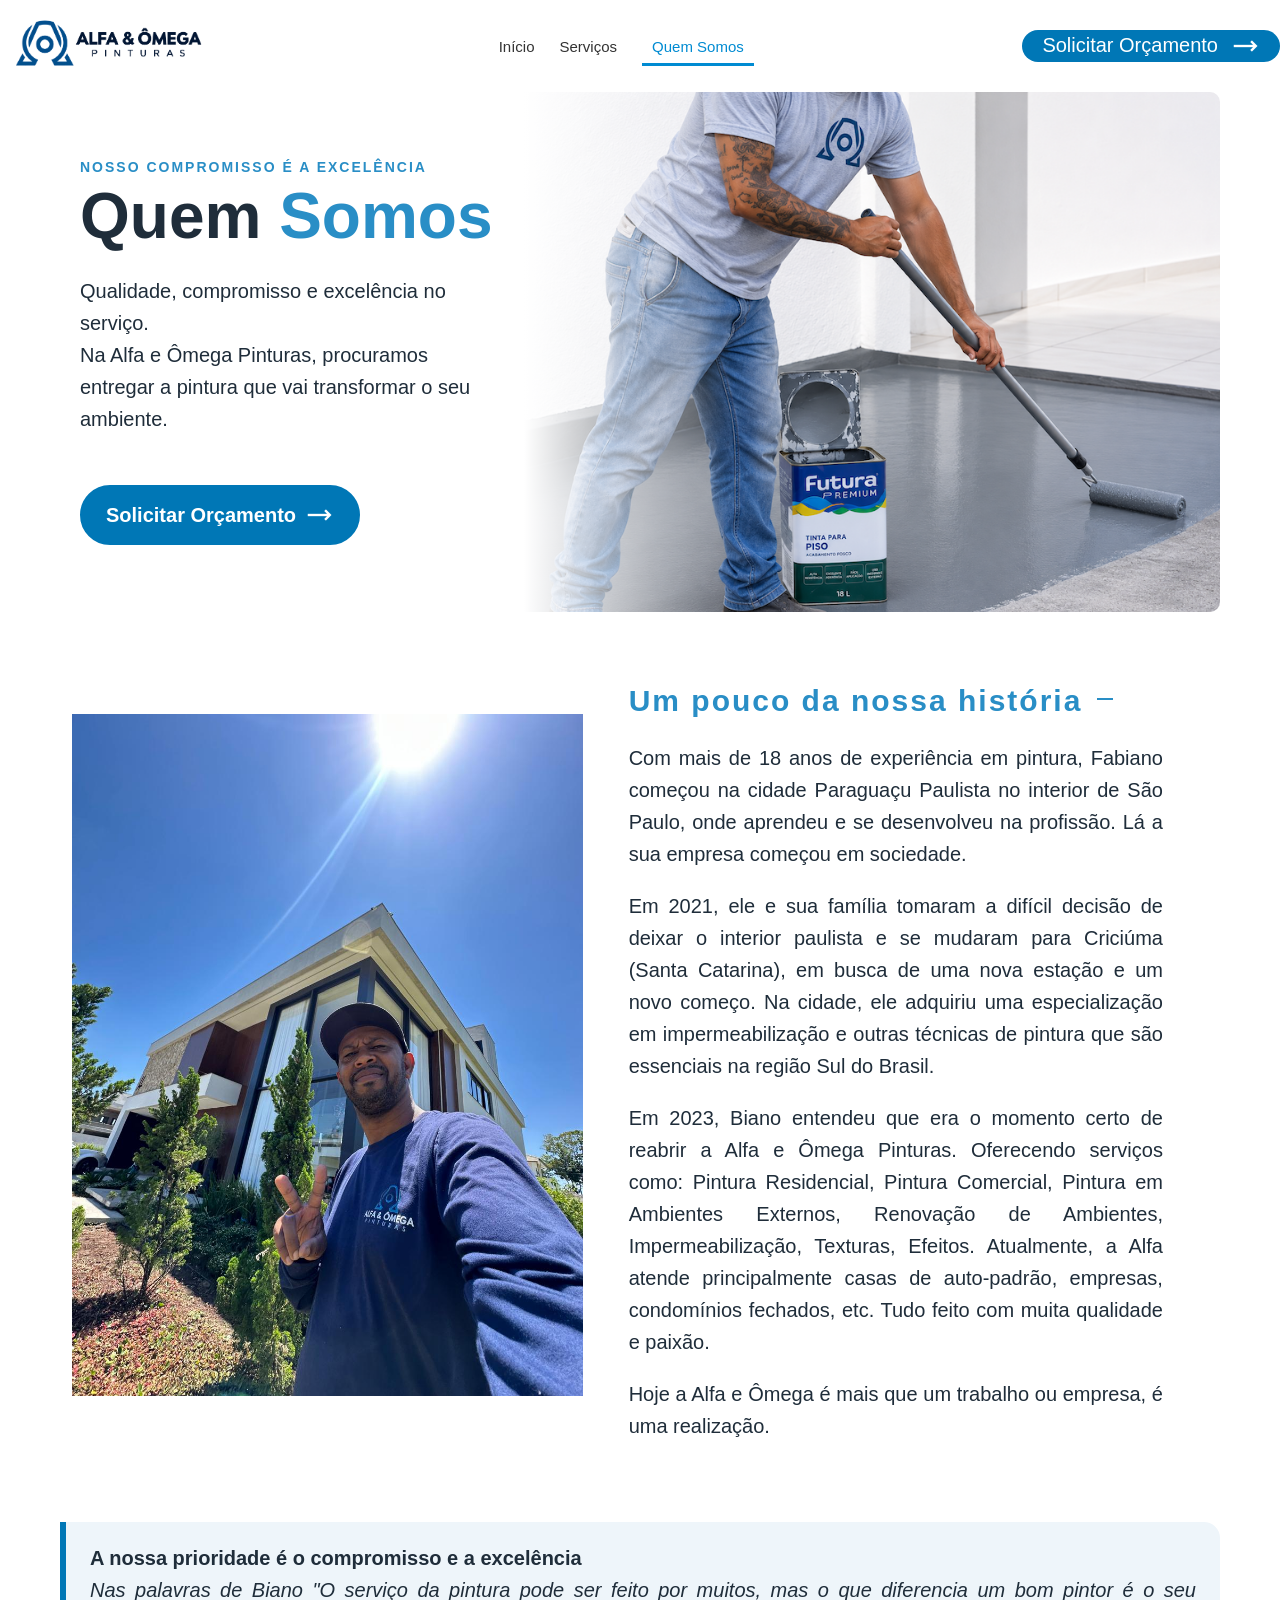
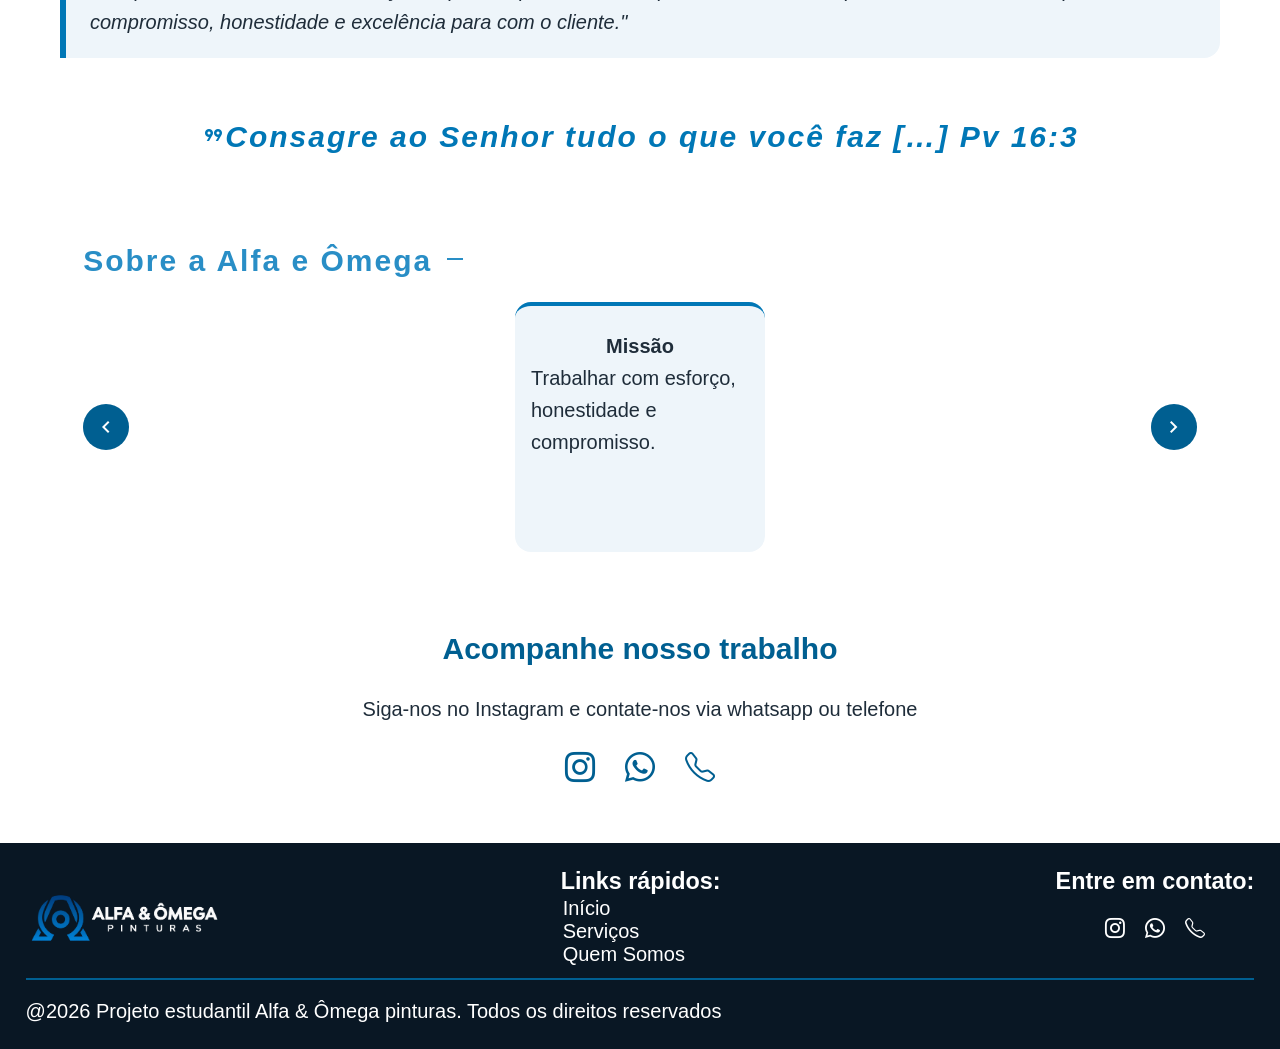
<file: quemsomos.html>
<!DOCTYPE html>
<html lang="pt-BR">

<head>
    <meta charset="UTF-8">
    <meta name="viewport" content="width=device-width, initial-scale=1.0">
    <title>Alfa & Omega Pinturas</title>
    <link rel="icon" href="img/icon.png">
    <link rel="stylesheet" href="css/index.css">
    <link rel="stylesheet" href="css/quemsomos.css">
    <link href="https://fonts.googleapis.com/css2?family=Material+Symbols+Outlined" rel="stylesheet" />
    <link rel="stylesheet" href="https://cdn.jsdelivr.net/npm/bootstrap-icons@1.13.1/font/bootstrap-icons.min.css">
    <script type="text/javascript" defer src="js/script.js" defer></script>
</head>
<body id="conhecanos">

   <header class="cabecalho">

        <a href="index.html">
            <img id="logo_cab" class="imagem-logo"
                 src="img/logo_topo_site.png"
                 alt="Logomarca Alfa & Omega Pinturas"></a>

        <button id="btn_menu" class="botao_mobile">
            <span id="icon_menu" class="material-symbols-outlined">menu</span>
        </button>

        <nav class="menu">
            <ul>
                <li><a id="menu_1" href="index.html">Início</a></li>
                <li><a id="menu_2" href="servicos.html">Serviços</a></li>
                <li><a id="menu_3" href="quemsomos.html">Quem Somos</a></li>
            </ul>
        

        <a class="botao-orcamento" id="orcamento" href="orcamento.html">
            Solicitar Orçamento
            <span class="material-symbols-outlined">trending_flat</span>
        </a>
        </nav>

    </header>

    <main>

        <section class="apresentacao">
            <article>
                <p class="frase_acima">
                   NOSSO COMPROMISSO É A EXCELÊNCIA
                </p>

                <h2>
                    Quem <span>Somos</span>
                </h2>
                
                <p>Qualidade, compromisso e excelência no serviço.<br> Na Alfa e Ômega Pinturas, procuramos entregar a pintura que vai transformar o seu ambiente.</p>

                <a href="orcamento.html" class="botao-orcamento">
                Solicitar Orçamento
                <span class="material-symbols-outlined">trending_flat</span>
                </a>

    
            </article>
            
            <img src="img/imagem_quemsomos.png" alt="Imagem ilustrativa de serviço de pintura sendo feito">
            
        </section>

        <section class="nossa_historia">

            <img src="img/foto_biano.jpeg" alt="foto d e Fabiano, o dono da empresa">

            <article>
                <h3>Um pouco da nossa história
                    <span class="material-symbols-outlined">horizontal_rule</span>
                </h3>

                    <p>Com mais de 18 anos de experiência em pintura, Fabiano começou na cidade Paraguaçu Paulista no interior de São Paulo, onde aprendeu e se desenvolveu na profissão. Lá a sua empresa começou em sociedade. </p>

                    <p>Em 2021, ele e sua família tomaram a difícil decisão de deixar o interior paulista e se mudaram para Criciúma (Santa Catarina), em busca de uma nova estação e um novo começo. Na cidade, ele adquiriu uma especialização em impermeabilização e outras técnicas de pintura que são essenciais na região Sul do Brasil.</p>

                    <p>Em 2023, Biano entendeu que era o momento certo de reabrir a Alfa e Ômega Pinturas. Oferecendo serviços como: Pintura Residencial, Pintura Comercial, Pintura em Ambientes Externos, Renovação de Ambientes, Impermeabilização, Texturas, Efeitos.  Atualmente, a Alfa atende principalmente casas de auto-padrão, empresas, condomínios fechados, etc. Tudo feito com muita qualidade e paixão.</p>

                    <p>Hoje a Alfa e Ômega é mais que um trabalho ou empresa, é uma realização. </p>

            </article>

        </section>

        <aside>
        
            <h4>A nossa prioridade é o compromisso e a excelência </h4>
            <p>Nas palavras de Biano "O serviço da pintura pode ser feito por muitos, mas o que diferencia um bom pintor é o seu compromisso, honestidade e excelência para com o cliente."</p>

        </aside>

    <section class="frase_de_destaque"> 
        <p>
            <span class="material-symbols-outlined">format_quote</span>Consagre ao Senhor tudo o que você faz […] Pv 16:3 
        </p>
    </section>

    <section class="nossos-valores">
        <h3>Sobre a Alfa e Ômega
            <span class="material-symbols-outlined">horizontal_rule</span>
        </h3>

            <section>

                <button id="botao_esquerda">
                    <span class="material-symbols-outlined">chevron_left</span>
                </button>

                <ul>
                    <li id="box_1">
                        <h4>Missão</h4>
                        <p>Trabalhar com esforço, honestidade e compromisso.</p>
                    </li>
                    <li id="box_2">
                        <h4>Visão</h4>
                        <p>Ser referência profissional em pinturas para condomínios, casas de alto padrão e comércio.</p>
                    </li>
                    <li id="box_3">
                        <h4>Valores</h4>
                        <p>Honestidade e Transparência</p>
                        <p>Pontualidade</p>
                        <p>Qualidade no serviço</p>
                        <p>Compromisso</p>
                    </li>
                    <li id="box_4">
                        <h4>Onde estamos</h4>
                        <p>
                            Criciúma e região em Santa Catarina
                        </p>
                    </li>

                </ul>

                <button id="botao_direita">
                    <span class="material-symbols-outlined">chevron_right</span>
                </button>

            </section>

    </section>

    <section class="acompanhe-nos">
        <h2>Acompanhe nosso trabalho</h2>
        <p>Siga-nos no Instagram e contate-nos via whatsapp ou telefone</p>
        <nav>
            <ul>
                <li>
                    <a href="https://www.instagram.com/alfaeomegapinturass?utm_source=ig_web_button_share_sheet&mdxt=ZDNlZDc0MzIxNw==" target="_blank" rel="noopener noreferrer" aria-label="Instagram"><span class="bi bi-instagram"></span></a>
                </li>
                <li>
                    <a href="https://wa.me/5518996870839?text=Quero%20saber%20mais%20sobre%20os%20servi%C3%A7os%20da%20Alfa%20e%20%C3%94mega!" target="_blank" rel="noopener noreferrer" aria-label="WhatsApp"><span class="bi bi-whatsapp"></span></a>
                </li>
                 <li>
                    <a href="tel:+5518996870839" aria-label="Telefone"><span class="bi bi-telephone"></span></a>
                </li>
            </ul>
        </nav>

    </section>
    </main>
    
     <footer>
        <nav>
            <img id="logo_cab" class="imagem-logo"
                    src="img/Logo escrita branca Alfa & Ômega.png"
                    alt="Logomarca Alfa & Omega Pinturas">
                <section>
                    <h3>Links rápidos:</h3>  
                    <ul>
                        <li><a id="menu_1" href="index.html">Início</a></li>
                        <li><a id="menu_2" href="servicos.html">Serviços</a></li>
                        <li><a id="menu_3" href="quemsomos.html">Quem Somos</a></li>
                    </ul>
                </section>
                <section>
                    <h3>Entre em contato:</h3>
                    <ul class="redes_sociais">
                        <li>
                            <a href="https://www.instagram.com/alfaeomegapinturass?utm_source=ig_web_button_share_sheet&mdxt=ZDNlZDc0MzIxNw==" target="_blank" rel="noopener noreferrer" aria-label="Instagram"><span class="bi bi-instagram"></span></a>
                        </li>

                        <li>
                            <a href="https://wa.me/55189968708?text=Quero%20saber%20mais%20sobre%20os%20servi%C3%A7os%20da%20Alfa%20e%20%C3%94mega!" target="_blank" rel="noopener noreferrer" aria-label="WhatsApp"><span class="bi bi-whatsapp"></span></a>
                        </li>

                        <li>
                            <a href="tel:18996870839" aria-label="Telefone"><span class="bi bi-telephone"></span></a>
                        </li>
                    </ul>
                </section>
        </nav>
        <p>
            @2026 Projeto estudantil Alfa & Ômega pinturas. Todos os direitos reservados
        </p>
    </footer>
    
</body>
</html>
</file>
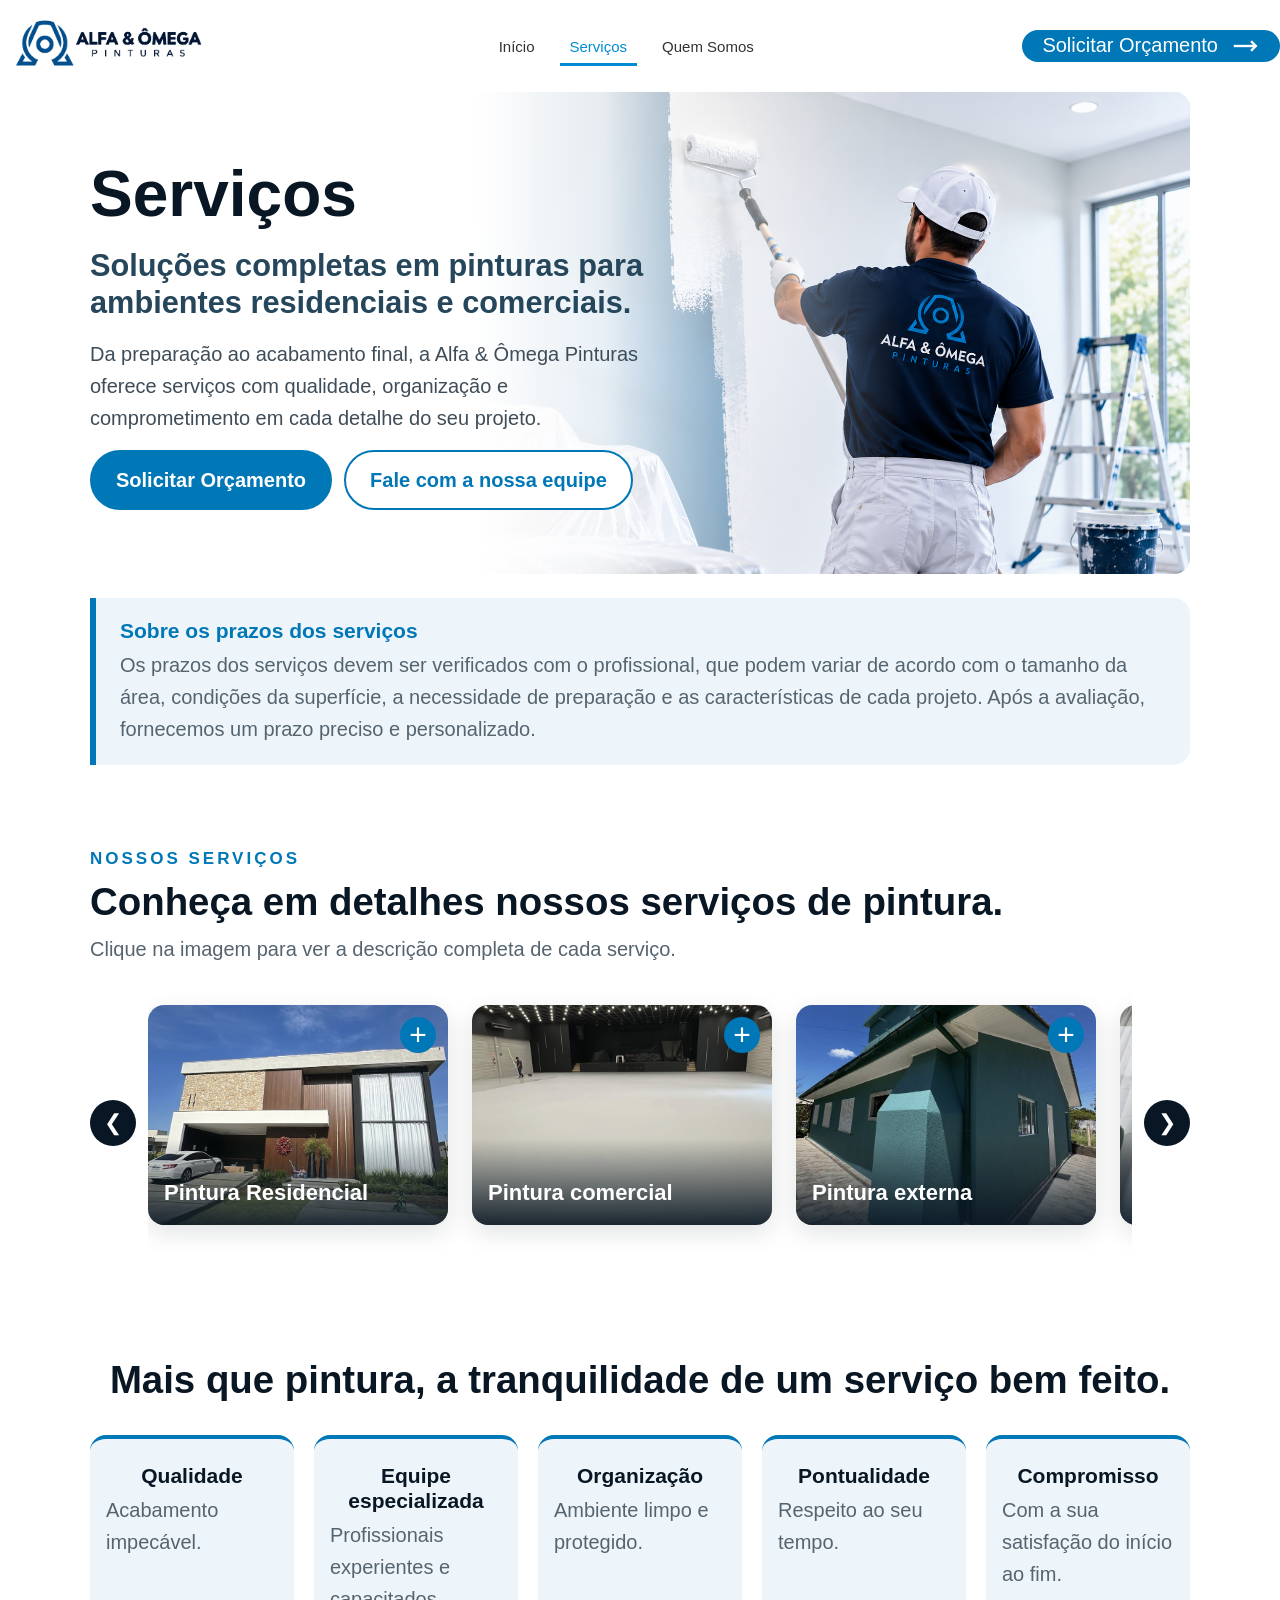
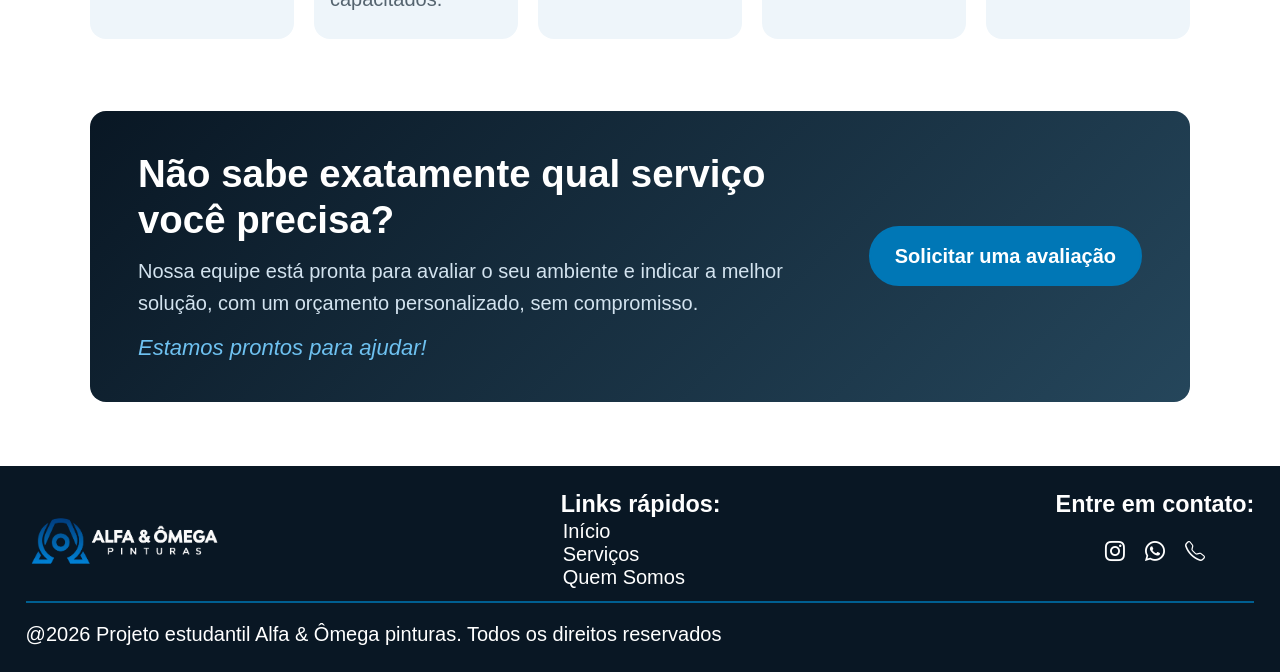
<file: servicos.html>
<!DOCTYPE html>
<html lang="pt-BR">

<head>
    <meta charset="UTF-8">
    <meta name="viewport" content="width=device-width, initial-scale=1.0">
    <title>Alfa & Omega Pinturas</title>
    <link rel="icon" href="img/icon.png">
    <link rel="stylesheet" href="css/index.css">
    <link rel="stylesheet" href="css/servicos.css">
    <link href="https://fonts.googleapis.com/css2?family=Material+Symbols+Outlined" rel="stylesheet" />
    <link rel="stylesheet" href="https://cdn.jsdelivr.net/npm/bootstrap-icons@1.13.1/font/bootstrap-icons.min.css">
    <script type="text/javascript" defer src="js/script.js" defer></script>
    <script defer src="js/servicos.js"></script>
</head>
<body>

    <header class="cabecalho">

        <a href="index.html">
            <img id="logo_cab" class="imagem-logo"
                 src="img/logo_topo_site.png"
                 alt="Logomarca Alfa & Omega Pinturas"></a>

        <button id="btn_menu" class="botao_mobile">
            <span id="icon_menu" class="material-symbols-outlined">menu</span>
        </button>

        <nav class="menu">
            <ul>
                <li><a id="menu_1" href="index.html">Início</a></li>
                <li><a id="menu_2" href="servicos.html">Serviços</a></li>
                <li><a id="menu_3" href="quemsomos.html">Quem Somos</a></li>
            </ul>
        

        <a class="botao-orcamento" id="orcamento" href="orcamento.html">
            Solicitar Orçamento
            <span class="material-symbols-outlined">trending_flat</span>
        </a>
        </nav>

    </header>

    <main>
        <section id="apresentacao">
            <h1 id="titulo-servicos"> Serviços</h1>

            <h2>Soluções completas em pinturas para ambientes
                residenciais e comerciais.</h2>

            <p>Da preparação ao acabamento final, a Alfa & Ômega Pinturas
                oferece serviços com qualidade, organização e comprometimento
                em cada detalhe do seu projeto.
            </p>

            <a href="orcamento.html" class="botao-orcamento">
                Solicitar Orçamento
            </a>

            <a href="#contato" class="botao-secundario">
                Fale com a nossa equipe
            </a>

            <figure>
                <img src="img/Pintor-Profissiona.png">
            </figure>
           
        </section>

        <aside id="aviso-prazos">

            <h3>Sobre os prazos dos serviços</h3>

            <p>
                Os prazos dos serviços devem ser verificados com o profissional,
                que podem variar de acordo com o tamanho da área, condições da
                superfície, a necessidade de preparação e as características de cada
                projeto. Após a avaliação, fornecemos um prazo preciso e personalizado.
            </p>

        </aside>

        <section id="carrosel-servicos" aria-labelledby="titulo-carrosel">
            <header>
                <p>Nossos serviços</p>

                <h2 id="titulo-carrosel">
                    Conheça em detalhes nossos serviços de pintura.
                </h2>

                <p>Clique na imagem para ver a descrição completa
                    de cada serviço.
                </p>
            </header>

            <button type="button" id="carrosel-anterior" aria-label="Serviço anterior"
            >&#10094;</button>

            <ul id="carrosel">
                <li>
                    <article id="servico-residencial">
                        <details name="servico">
                            <summary>
                                <figure>
                                    <img src="img/servico-residencial.jpg">
                                    <figcaption>Pintura Residencial</figcaption>
                                </figure>
                            </summary>
                            <p>Transforme sua casa com cores que valorizam seus ambientes
                                e proporcionam mais bem-estar, conforto e personalidade.
                            </p>

                            <h3>Como realizamos</h3>
                            <ul>
                                <li>Proteção completa dos móveis e pisos.</li>
                                <li>Preparação das superfícies.</li>
                                <li>Aplicação com tintas de alta qualidade.</li>
                                <li>Acabamento limpo e detalhado.</li>
                            </ul>

                            <a class="botao-orcamento" href="orcamento.html">Solicitar Orçamento</a>
                        </details>
                    </article>
                </li>

                <li>
                    <article id="servico-comercial" aria-labelledby="nome-comercial">
                        <details name="servico">
                            <summary>
                                <figure>
                                    <img src="img/servico-comercial.jpg">
                                    <figcaption id="nome-comercial">Pintura comercial</figcaption>
                                </figure>
                            </summary>
                            <p>
                                Ambientes profissionais mais modernos, com excelente
                                apresentação para seus clientes e colaboradores.
                            </p>

                            <h3>Como realizamos</h3>
                            <ul>
                                <li>Planejamento técnico para minimizar interrupções.</li>
                                <li>Preparação técnica das superfícies.</li>
                                <li>Aplicação de tintas específicas.</li>
                                <li>Acabamento profissional e uniforme.</li>
                            </ul>
                            <a class="botao-orcamento" href="orcamento.html">Solicitar Orçamento</a>
                        </details>
                    </article>
                </li>

                <li>
                    <article id="servico-externa" aria-labelledby="nome-externa">
                        <details name="servico">
                            <summary>
                                <figure>
                                    <img src="img/servico-externa.jpg">
                                    <figcaption id="nome-externa">Pintura externa</figcaption>
                                </figure>
                            </summary>

                            <p>
                                Proteção e beleza para fachadas, muros e áreas externas, com tintas
                                resistentes as condições climaticas e alto poder de durabilidade.
                            </p>

                            <h3>Como realizamos</h3>
                            <ul>
                                <li>Lavagem e tratamento da superfície.</li>
                                <li>Correção de trincas e imperfeições.</li>
                                <li>Aplicação de tintas impermeáveis.</li>
                                <li>Acabamento resistentes e duradouro.</li>
                            </ul>
                            <a class="botao-orcamento" href="orcamento.html">Solicitar Orçamento</a>
                        </details>
                    </article>
                </li>

                
                <li>
                    <article id="servico-acabamentos" aria-labelledby="nome-acabamentos">
                        <details name="servico">
                            <summary>
                                <figure>
                                    <img src="img/servico-acabamentos.jpg">
                                    <figcaption id="nome-acabamentos">Acabamentos</figcaption>
                                </figure>
                            </summary>
                            <p>
                                Detalhes que fazem a diferença no resultado final, com 
                                acabamentos de alta qualidade e precisão.
                            </p>

                            <h3>Como realizamos</h3>
                            <ul>
                                <li>Aplicação de massas e nivelamento.</li>
                                <li>Pintura de rodapés, sancas e molduras.</li>
                                <li>Acabamentos fosco, acetinado ou brilhante.</li>
                                <li>Revisão minuciosa de detalhes.</li>
                            </ul>

                            <a class="botao-orcamento" href="orcamento.html">Solicitar Orçamento</a>
                        </details>
                    </article>
                </li>

                <li>
                    <article id="servico-preparacao" aria-labelledby="nome-preparacao">
                        <details name="servico">
                            <summary>
                                <figure>
                                    <img src="img/servico-preparacao.jpg">
                                    <figcaption id="nome-preparacao">Preparação de superfícies</figcaption>
                                </figure>
                            </summary>

                            <p>
                                A base perfeita para um resultado duradouro e de alta qualidade, com 
                                correção de imperfeições e tratamento adequado.
                            </p>

                            <h3>Como realizamos</h3>
                            
                            <ul>
                                <li>Avaliação das condições da superfície.</li>
                                <li>Correção de trincas e fissuras.</li>
                                <li>Aplicação de seladores e massas.</li>
                                <li>Lixamento e nivelamento.</li>
                            </ul>

                            <a class="botao-orcamento" href="orcamento.html">Solicitar Orçamento</a>
                        </details>
                    </article>
                </li>

                <li>
                    <article id="servico-texturas" aria-labelledby="nome-texturas">
                        <details name="servico">
                            <summary>
                                <figure>
                                    <img src="img/servico-textura.JPG">
                                    <figcaption id="nome-texturas">Texturas e efeitos</figcaption>
                                </figure>
                            </summary>

                            <p>
                                Soluções modernas para dar mais estilo e personalidade aos seus
                                ambientes, com diversas opções de texturas e efeitos decorativos.
                            </p>
 
                            <h3>Como realizamos</h3>
                            <ul>
                                <li>Escolha do tipo de textura ou efeito.</li>
                                <li>Preparação da superfície.</li>
                                <li>Aplicação técnica especializada.</li>
                                <li>Acabamento e proteção.</li>
                            </ul>

                            <a class="botao-orcamento" href="orcamento.html">Solicitar Orçamento</a>
                        </details>
                    </article>
                </li>

                <li>
                    <article id="servico-repintura" aria-labelledby="nome-repintura">
                        <details name="servico">
                            <summary>
                                <figure>
                                    <img src="img/servico-repintura.jpg">
                                    <figcaption id="nome-repintura">Repintura/Renovação de ambientes</figcaption>
                                </figure>
                            </summary>

                            <p>
                                Renove seus espaços com praticidade e economia, dando uma nova
                                vida aos ambientes com cores modernas e acabamento impecável.
                            </p>
 
                            <h3>Como realizamos</h3>
                            <ul>
                                <li>Avaliação do estado da pintura atual.</li>
                                <li>Preparação e pequenos reparos.</li>
                                <li>Aplicação das novas cores.</li>
                                <li>Limpeza completa após a finalização.</li>
                            </ul>

                            <a class="botao-orcamento" href="orcamento.html"> Solicitar Orçamento</a>
                        </details>
                    </article>
                </li>

            </ul>

            <button type="button" id="carrosel-proximo" aria-label="Próximo serviço">&#10095;</button>
        </section>

        <section id="diferenciais" aria-labelledby="titulo-diferenciais">
            <h2 id="titulo-diferenciais">Mais que pintura, a tranquilidade de um serviço bem feito.</h2>

            <ul>
                <li>
                    <h3>Qualidade</h3>
                    <p>Acabamento impecável.</p>
                </li>
                <li>
                    <h3>Equipe especializada</h3>
                    <p>Profissionais experientes e capacitados.</p>
                </li>
                <li>
                    <h3>Organização</h3>
                    <p>Ambiente limpo e protegido.</p>
                </li>
                <li>
                    <h3>Pontualidade</h3>
                    <p>Respeito ao seu tempo.</p>
                </li>
                <li>
                    <h3>Compromisso</h3>
                    <p>Com a sua satisfação do início ao fim.</p>
                </li>
            </ul>
        </section>

        <section id="chamada-final" aria-labelledby="titulo-chamada">
            <h2 id="titulo-chamada">Não sabe exatamente qual serviço você precisa?</h2>
 
            <p>
                Nossa equipe está pronta para avaliar o seu ambiente e indicar a melhor
                solução, com um orçamento personalizado, sem compromisso.
            </p>
 
            <a href="orcamento.html" class="botao-orcamento">
                Solicitar uma avaliação
            </a>
            
            <h3>Estamos prontos para ajudar!</h3>
            
        </section>
    </main>
    
     <footer>
        <nav>
            <img id="logo_cab" class="imagem-logo"
                    src="img/Logo escrita branca Alfa & Ômega.png"
                    alt="Logomarca Alfa & Omega Pinturas">
                <section>
                    <h3>Links rápidos:</h3>  
                    <ul>
                        <li><a id="menu_1" href="inicio.html">Início</a></li>
                        <li><a id="menu_2" href="servicos.html">Serviços</a></li>
                        <li><a id="menu_3" href="quemsomos.html">Quem Somos</a></li>
                    </ul>
                </section>
                <section>
                    <h3>Entre em contato:</h3>
                    <ul class="redes_sociais">
                        <li>
                            <a href="https://www.instagram.com/alfaeomegapinturass?utm_source=ig_web_button_share_sheet&mdxt=ZDNlZDc0MzIxNw==" target="_blank" rel="noopener noreferrer" aria-label="Instagram"><span class="bi bi-instagram"></span></a>
                        </li>

                        <li>
                            <a href="https://wa.me/5518996870839?text=Quero%20saber%20mais%20sobre%20os%20servi%C3%A7os%20da%20Alfa%20e%20%C3%94mega!" target="_blank" rel="noopener noreferrer" aria-label="WhatsApp"><span class="bi bi-whatsapp"></span></a>
                        </li>

                        <li>
                            <a href="tel:5518996870839" aria-label="Telefone"><span class="bi bi-telephone"></span></a>
                        </li>
                    </ul>
                </section>
        </nav>
        <p>
            @2026 Projeto estudantil Alfa & Ômega pinturas. Todos os direitos reservados
        </p>
    </footer>
    
</body>
</html>
</file>
<file: css/index.css>
@charset "UTF-8";

*{
    margin: 0px;
    padding: 0px;
    font-family: Arial, sans-serif;
    box-sizing: border-box;
}

body
{
    font-size: 20px;
}

p
{
    text-align: justify;
}
    .cabecalho{
    margin: 5px;
    display: flex;
    flex-flow: row;
    justify-content:space-between;
    align-items: center;
    gap: 20px;
    padding: 5px;
    width: 100%;
    background-color: white;
    
}

.botao_mobile
{
    display: none;
    background: none;
    border: none;
    font-size: 40px;
    color: #0077b6;
    cursor: pointer;
    padding: 5px 10px;
}

.imagem-logo
{
    width: 100%;
    max-width: 200px;
    min-width: 100px;
}

.menu
{
    margin: 0;
    display: flex;
    align-items: center;
    flex-basis:200px;
    max-width: 100%;
    padding: 0;
    gap:0;
    flex: 1;
    
}

.menu ul
{
    display: flex;
    align-items: baseline;
    justify-content:center;
    gap: 25px;
    list-style: none;
    margin: 0 auto;
    padding: 0;
    flex-wrap: nowrap;
}

.menu li
{
    
    white-space: nowrap; 
}

.menu li a
{
    color: inherit; 
    text-decoration: none;
    color: #333;
    font-size: 15px;
    flex-flow: nowrap;
}


.menu li a:hover, 
.menu li a.ativo
{
    color: #008bd2;
    border-bottom: 3px solid #008bd2;
    padding: 0 10px 8px ;
}

.menu a.ativo
{
    border-bottom: 3px solid #008bd2;
}

.menu .botao-orcamento
{
    display: flex;
    align-items: center;
    justify-content: center;
    gap: 12px;
    background-color: #0077b6;
    color: white;
    text-decoration:none;
    flex-shrink: 0;
    padding: 1px 20px;
    border-radius: 25px;
    max-width: none;
    min-width: 0;
    width: auto;

}

.botao-orcamento:hover
{
    background-color: #005f91;
}

.botao-orcamento span
{
    font-size: 30px;
}


footer
{
    margin: 0;
    display: flex;
    flex-flow: column;
    width: 100%;

    gap: 20px;
    padding: 2%;
    background-color: #091724;
    color: white;
    
}
footer nav
{
    display: flex;
    flex-direction: row;
    justify-content: space-between;
    gap: 25px;
    margin: 0 ;
    padding-bottom: 10px;
    flex-wrap: nowrap;
    flex-grow: 1;
    border-bottom: 2px solid #005f91;

}
footer h3
{
    font-weight: 600;
}
footer img
{
    width: 250px;
    height: auto;
    object-fit: contain;
}
footer ul
{
    margin: 0;
    padding: 2px;
    list-style: none;
}

footer .redes_sociais
{
    display: flex;
    flex-direction: row;
    justify-content: center;
    align-items: center;
    gap: 20px;
    margin-top: 10%;
}

footer a
{
    text-decoration: none;
    color: white;
}

/*Configuração mobile*/


@media (max-width: 730px)
{
    .cabecalho
    {
        display: grid;
        grid-template-columns: 1fr auto;
    }
    .cabecalho img{
        display: block;
        
    }
  
    .botao_mobile
    {
        display: block;
        position: relative;
        z-index: 11000;
    }
    
    .menu
    {
        position: fixed;
        top: 0;
        right:-100%;
        height: 100vh;
        width: 70%;
        max-width: auto;

        

        z-index: 1000;
        background-color: #005f91;

        display: flex;
        flex-direction: column;
        align-items: stretch;

        margin: 0;
        padding: 100px 15px 20px;

        box-sizing: border-box;
        border-radius: 10px;
        transition: right 0.3s ease-in-out;
    }
   
    .menu.aberto
    {
        right:0;
    }

    
    .cabecalho:has(.menu.aberto) .botao_mobile
    {
        color: #fcfafa;
        font-family: 'Courier New', Courier, monospace;
        font-size: 20px;
    }


    .menu ul
    {
        display: flex;
        flex-direction: column;
        gap:15px;

        padding: 0px;
        margin: 0;
    }


    .menu li
    {   
        width: 100%;
        color: #fcfafa;
        list-style: none;
        text-align: left;
    }
    
    .menu li a
    {
        display: block;
        width: 100%;
        max-width: 100%;
        padding: 12px 20px;
        font-size: 18px;
        box-sizing: border-box;
        color: #fcfafa;
    }

    .menu li a:hover{
        background-color: #0077b6;
        border: none;
        color: white;
        border-radius: 25px;

        display: flex;
        align-items: center;
        white-space: nowrap;
        justify-content: flex-start;

        width: 100%;
        max-width: 90%;
        min-width: 0;

        font-size: 20px;

        margin-top: 15px;
        padding: 10px 20px 10px;
        gap: 15px;
    }

    

    .menu li a.ativo
    {
        display: flex;
        align-items: center;
        justify-content: flex-start;
        width: 100%;
        max-width: 90%;
        min-width: 0;
        font-size: 18px;
        background-color: #013551;
        border-color: none;
        border-radius: 25px;
        border-bottom: none;
        

        margin-top: 15px;
        padding: 10px 10px;
        gap: 5px;
        color: white;
        
    }

    .menu .botao-orcamento
    {
        display: flex;
        align-items: center;
        white-space: nowrap;
        justify-content: flex-start;

        width: 100%;
        max-width: 90%;
        min-width: 0;

        font-size: 20px;
        background: transparent;

        margin-top: 15px;
        padding: 10px 20px 10px;
        gap: 15px;

    }

    .menu .botao-orcamento:hover
    {
        background-color: #0077b6;
    }

    .menu .botao-orcamento span
    {
        display: none;
    }

    
    footer{
        flex-direction: row-reverse;
    }
    footer nav{
        border-bottom: none;
    }
      
    footer h3, ul, img, .redes_sociais{
        display: none;
    }
    footer p{
        font-size: 10px;
    }
}
</file>
<file: css/inicio.css>
/* BANNER PRINCIPAL */
.banner-principal {
    position: relative;
    isolation: isolate;
    width: 95%;
    max-width: 1500px;
    min-height: 600px;
    margin: 30px auto 60px;
    padding: 0;
    display: flex;
    align-items: center;
    border-radius: 20px;
    overflow: hidden;
    background-color: #ffffff;
    box-sizing: border-box;
}
.banner-imagem {
    position: absolute;
    inset: 0;
    width: 100%;
    height: 100%;
    margin: 0;
    z-index: -1;
    overflow: hidden;
}
.banner-imagem img {
    display: block;
    width: 100%;
    height: 100%;
    object-fit: cover;
    object-position: center center;
}
.banner-conteudo {
    position: relative;
    z-index: 2;
    width: 53%;
    max-width: 730px;
    padding: 50px 0 50px 5%;
    margin: 0;
    background: transparent;
    box-sizing: border-box;
}
.banner-subtitulo {
    color: #0077b6;
    font-size: 20px;
    font-weight: 700;
    letter-spacing: 1px;
    text-transform: uppercase;
    margin-bottom: 16px;
    text-align: left;
}
.banner-conteudo h1 {
    color: #091724;
    font-size: clamp(30px, 4vw, 56px);
    line-height: 1.05;
    font-weight: 800;
    margin-bottom: 18px;
}
.banner-conteudo h1 span {
    display: block;
    color: #008bd2;
    font-size: inherit;
}
.banner-descricao {
    max-width: 550px;
    color: #3f4d58;
    font-size: 20px;
    line-height: 1.5;
    margin-bottom: 30px;
    text-align: left;
}
.banner-botoes {
    display: flex;
    flex-wrap: wrap;
    gap: 14px;
    margin-bottom: 28px;
}
.banner-botoes a {
    display: inline-flex;
    align-items: center;
    justify-content: center;
    gap: 8px;
    padding: 12px 22px;
    border-radius: 999px;
    text-decoration: none;
    font-size: 15px;
    font-weight: 700;
    transition: 0.25s ease;
}
.btn-primario {
    background-color: #0077b6;
    border: 2px solid #0077b6;
    color: white;
}
.btn-primario:hover {
    background-color: #005f91;
    border-color: #005f91;
    transform: translateY(-2px);
}
.btn-secundario {
    background-color: transparent;
    border: 2px solid #0077b6;
    color: #0077b6;
}
.btn-secundario:hover {
    background-color: #0077b6;
    color: white;
    transform: translateY(-2px);
}
.banner-diferenciais {
    display: grid;
    grid-template-columns: repeat(2, minmax(0, 1fr));
    gap: 16px 18px;
    list-style: none;
    padding: 0;
    margin: 0;
    max-width: 420px;
}
.banner-diferenciais li {
    display: flex;
    align-items: center;
    gap: 12px;
    min-width: 0;
}
.banner-diferenciais .material-symbols-outlined {
    color: #008bd2;
    font-size: 28px;
    flex-shrink: 0;
}
.banner-diferenciais p {
    font-size: 14px;
    font-weight: 700;
    line-height: 1.4;
    color: #091724;
    text-align: left;
}

@media (max-width: 950px) {
    .banner-principal {
        min-height: 560px;
    }

    .banner-conteudo {
        width: 65%;
        padding-left: 5%;
    }

    .banner-conteudo h1 {
        font-size: 42px;
    }
}

@media (max-width: 900px) {
    .banner-principal {
        width: 95%;
        min-height: auto;
        padding: 35px 20px;
    }
    .banner-imagem {
        opacity: 0.18;
    }
    .banner-conteudo {
        width: 100%;
        max-width: none;
        padding: 10px 0;
    }
    .banner-conteudo h1 {
        font-size: 36px;
    }
    .banner-descricao {
        font-size: 16px;
    }
    .banner-botoes {
        flex-direction: column;
        align-items: stretch;
    }
    .banner-botoes a {
        width: 100%;
    }
    .banner-diferenciais {
        gap: 15px;
    }
}

/* EMPRESA E SERVIÇOS */
.conheca-empresa {
    display: grid;
    grid-template-columns: 1fr 1.3fr;
    align-items: start;
    gap: 45px;
    width: 95%;
    max-width: 1500px;
    margin: 60px auto;
    padding: 35px 20px;
    background-color: white;
}
.empresa-apresentacao {
    min-width: 0;
}
.empresa-subtitulo {
    color: #0077b6;
    font-size: 13px;
    font-weight: 700;
    letter-spacing: 2px;
    margin-bottom: 15px;
    text-align: left;
}
.empresa-apresentacao h2 {
    color: #091724;
    font-size: clamp(28px, 2.7vw, 42px);
    font-weight: 800;
    line-height: 1.15;
    margin-bottom: 25px;
}
.empresa-apresentacao h2 span {
    color: #0077b6;
    font-size: inherit;
}
.empresa-descricao {
    color: #3f4d58;
    font-size: 16px;
    line-height: 1.7;
    text-align: left;
    margin-bottom: 35px;
}
.empresa-indicadores {
    display: grid;
    grid-template-columns: repeat(2, minmax(0, 1fr));
    gap: 25px 15px;
    list-style: none;
    margin-bottom: 35px;
}
.empresa-indicadores li {
    display: flex;
    align-items: center;
    gap: 12px;
    min-width: 0;
}
.empresa-indicadores .material-symbols-outlined {
    color: #0077b6;
    font-size: 34px;
    flex-shrink: 0;
}
.empresa-indicadores p {
    display: flex;
    flex-direction: column;
    font-size: 14px;
    line-height: 1.4;
    text-align: left;
}
.empresa-indicadores strong {
    color: #091724;
    font-size: 21px;
}
.empresa-botao {
    display: inline-flex;
    align-items: center;
    justify-content: center;
    gap: 12px;
    padding: 13px 25px;
    background: #0077b6;
    color: white;
    border-radius: 999px;
    font-size: 15px;
    font-weight: bold;
    text-decoration: none;
    transition: 0.3s ease;
}
.empresa-botao:hover {
    background: #005f91;
    transform: translateY(-2px);
}
.empresa-servicos {
    min-width: 0;
}
.empresa-servicos > h2 {
    color: #091724;
    font-size: clamp(24px, 2.2vw, 34px);
    font-weight: 800;
    margin-bottom: 25px;
}
.cards-servicos {
    display: grid;
    grid-template-columns: repeat(2, minmax(0, 1fr));
    gap: 20px;
}
.card-servico {
    min-width: 0;
    overflow: hidden;
    background-color: white;
    border: 1px solid #e2e8f0;
    border-radius: 15px;
    box-shadow: 0 4px 12px rgba(0, 0, 0, 0.05);
}
.servico-imagem {
    display: block;
    width: 100%;
    padding: 0;
    overflow: hidden;
}
.servico-imagem img {
    display: block;
    width: 100%;
    height: 240px;
    object-fit: cover;
    transition: transform 0.3s ease;
}
.card-servico:hover .servico-imagem img {
    transform: scale(1.05);
}
.card-conteudo {
    padding: 20px;
}
.card-conteudo h3 {
    color: #091724;
    font-size: 20px;
    margin-bottom: 12px;
}
.card-conteudo p {
    color: #3f4d58;
    font-size: 15px;
    line-height: 1.6;
    text-align: left;
}
.botao-todos-servicos {
    display: flex;
    align-items: center;
    justify-content: center;
    gap: 10px;
    width: fit-content;
    margin: 30px auto 0;
    padding: 13px 25px;
    color: #0077b6;
    background-color: white;
    border: 2px solid #0077b6;
    border-radius: 999px;
    font-size: 15px;
    font-weight: 700;
    text-decoration: none;
    transition: 0.3s ease;
}
.botao-todos-servicos:hover {
    background-color: #0077b6;
    color: white;
}

@media (max-width: 950px) {
    .conheca-empresa {
        grid-template-columns: 1fr;
        gap: 40px;
    }
    .empresa-apresentacao {
        width: 100%;
    }
    .empresa-servicos {
        width: 100%;
    }
}

@media (max-width: 600px) {
    .conheca-empresa {
        width: 95%;
        padding: 25px 10px;
        margin: 35px auto;
    }
    .cards-servicos {
        grid-template-columns: 1fr;
    }
    .servico-imagem img {
        height: 230px;
    }
    .empresa-indicadores {
        grid-template-columns: repeat(2, minmax(0, 1fr));
        gap: 18px 10px;
    }
    .empresa-indicadores .material-symbols-outlined {
        font-size: 27px;
    }
    .empresa-indicadores strong {
        font-size: 17px;
    }
    .empresa-indicadores p {
        font-size: 12px;
    }
    .empresa-botao,
    .botao-todos-servicos {
        width: 100%;
    }
}

/* PROJETOS REALIZADOS */
.projetos-realizados {
    width: 95%;
    max-width: 1500px;
    margin: 80px auto;
}
.projetos-realizados > h2 {
    color: #091724;
    font-size: clamp(28px, 3vw, 42px);
    margin-bottom: 30px;
}
.carrossel-projetos {
    overflow: hidden;
    width: 100%;
    touch-action: pan-y;
}
.carrossel-faixa {
    display: flex;
    gap: 20px;
    transition: transform 350ms ease;
    will-change: transform;
}
.projeto-card {
    flex: 0 0 calc((100% - 40px) / 3);
    min-width: 0;
    background: #f4f7fa;
    border-radius: 18px;
    overflow: hidden;
}
.projeto-card img {
    display: block;
    width: 100%;
    height: 320px;
    object-fit: cover;
}
.setas-projetos {
    display: flex;
    justify-content: center;
    gap: 15px;
    margin-top: 25px;
}
.setas-projetos button {
    width: 45px;
    height: 45px;
    border: 1px solid #0077b6;
    border-radius: 50%;
    background: white;
    color: #0077b6;
    cursor: pointer;
    transition: 0.3s;
}
.setas-projetos button:hover {
    background: #0077b6;
    color: white;
}

@media (max-width: 900px) {
    .projeto-card {
        flex-basis: calc((100% - 20px) / 2);
    }
}

@media (max-width: 600px) {
    .projeto-card {
        flex-basis: 100%;
    }
    .projeto-card img {
        height: 260px;
    }
}

/* PERGUNTAS FREQUENTES */
.faq {
    width: 90%;
    max-width: 1000px;
    margin: 80px auto;
}
.faq-subtitulo {
    color: #0077b6;
    font-size: 13px;
    font-weight: bold;
    letter-spacing: 2px;
}
.faq h2 {
    color: #091724;
    font-size: clamp(28px, 3vw, 42px);
    margin: 10px 0 30px;
}
.faq details {
    margin-bottom: 12px;
    padding: 20px;
    border: 1px solid #e2e8f0;
    border-radius: 12px;
    background: #f8fafc;
}
.faq summary {
    display: flex;
    align-items: center;
    justify-content: space-between;
    gap: 15px;
    color: #091724;
    font-size: 17px;
    font-weight: bold;
    cursor: pointer;
    list-style: none;
}
.faq summary::-webkit-details-marker {
    display: none;
}
.faq summary::after {
    content: "+";
    color: #0077b6;
    font-size: 25px;
    flex-shrink: 0;
}
.faq details[open] summary::after {
    content: "−";
}
.faq details p {
    color: #3f4d58;
    font-size: 15px;
    line-height: 1.7;
    margin-top: 15px;
}

@media (max-width: 600px) {
    .faq {
        width: 95%;
        margin: 50px auto;
    }
    .faq details {
        padding: 15px;
    }
    .faq summary {
        font-size: 15px;
    }
    .faq details p {
        font-size: 14px;
    }
}

/* DIFERENCIAIS */
.diferenciais {
    width: 95%;
    max-width: 1300px;
    margin: 70px auto;
    padding: 45px 30px;
    border-radius: 22px;
    background: linear-gradient(
        135deg,
        #091724 0%,
        #0d2a42 45%,
        #0077b6 100%
    );
    color: white;
    box-sizing: border-box;
    box-shadow: 0 20px 50px rgba(0, 119, 182, 0.18);
}
.diferenciais-subtitulo {
    color: #9fd8ff;
    font-size: 13px;
    font-weight: 700;
    letter-spacing: 2px;
    margin-bottom: 10px;
    text-align: left;
}
.diferenciais h2 {
    font-size: clamp(28px, 3vw, 42px);
    line-height: 1.2;
    margin-bottom: 35px;
    color: white;
}
.diferenciais-lista {
    list-style: none;
    display: grid;
    grid-template-columns: repeat(6, 1fr);
    gap: 18px;
    margin: 0;
    padding: 0;
}
.diferenciais-lista li {
    min-width: 0;
    overflow: hidden;
    background: rgba(255, 255, 255, 0.08);
    border: 1px solid rgba(255, 255, 255, 0.12);
    border-radius: 16px;
    padding: 20px 16px;
    backdrop-filter: blur(4px);
}
.diferenciais-lista span {
    font-size: 34px;
    color: #7fd3ff;
    margin-bottom: 12px;
    display: inline-block;
}
.diferenciais-lista h3 {
    font-size: 18px;
    margin-bottom: 8px;
    color: white;
}
.diferenciais-lista p {
    font-size: 14px;
    line-height: 1.5;
    color: #dbe9f4;
    text-align: left;
}

@media (max-width: 1100px) {
    .diferenciais-lista {
        grid-template-columns: repeat(3, 1fr);
    }
}

@media (max-width: 700px) {
    .diferenciais {
        padding: 35px 20px;
    }
    .diferenciais-lista {
        grid-template-columns: repeat(2, 1fr);
    }
}

@media (max-width: 500px) {
    .diferenciais-lista {
        grid-template-columns: 1fr;
    }
    .diferenciais h2 {
        margin-bottom: 25px;
    }
}

/* CHAMADA FINAL */
.cta-final {
    width: 100%;
    max-width: 100%;
    margin: 70px 0 0;
    padding: 28px 40px;
    display: grid;
    grid-template-columns: auto 1fr auto;
    align-items: center;
    gap: 25px;
    background: linear-gradient(
        90deg,
        #091724 0%,
        #0b3d66 45%,
        #0077b6 100%
    );
    color: white;
    box-sizing: border-box;
}
.cta-icone {
    overflow: hidden;
    display: grid;
    place-items: center;
    width: 78px;
    height: 78px;
    flex-shrink: 0;
    margin: 0;
    padding: 0;
    border-radius: 50%;
    background: rgba(255, 255, 255, 0.12);
}
.cta-icone .material-symbols-outlined {
    position: static;
    display: block;
    margin: 0;
    padding: 0;
    font-size: 38px;
    line-height: 1;
    color: white;
}
.cta-texto h2 {
    font-size: clamp(28px, 3vw, 40px);
    margin-bottom: 8px;
    color: white;
}
.cta-texto p {
    font-size: 16px;
    line-height: 1.6;
    color: #e7f3fb;
    text-align: left;
}
.cta-botao {
    display: inline-flex;
    align-items: center;
    justify-content: center;
    gap: 10px;
    padding: 14px 26px;
    border-radius: 999px;
    background: white;
    color: #0077b6;
    font-weight: 700;
    text-decoration: none;
    white-space: nowrap;
    transition: 0.3s ease;
}
.cta-botao:hover {
    background: #eaf6ff;
    transform: translateY(-2px);
}
@media (max-width: 900px) {
    .cta-final {
        grid-template-columns: 1fr;
        text-align: center;
        justify-items: center;
        padding: 30px 20px;
    }
    .cta-texto p {
        text-align: center;
    }
}

@media (max-width: 600px) {
    .cta-icone {
        overflow: hidden;
        width: 65px;
        height: 65px;
        font-size: 32px;
    }
    .cta-botao {
        width: 100%;
        max-width: 320px;
    }
}

/* AJUSTES RESPONSIVOS DA HOME */

.pagina-inicio .cabecalho {
    width: auto;
}

@media (max-width: 380px) {
    .banner-principal {
        padding: 25px 12px;
    }
    .banner-subtitulo {
        font-size: 15px;
    }
    .banner-conteudo h1 {
        font-size: 30px;
    }
    .banner-diferenciais {
        grid-template-columns: 1fr;
    }
    .empresa-indicadores {
        grid-template-columns: 1fr;
    }
    .cta-botao {
        white-space: normal;
    }
}

@media (prefers-reduced-motion: reduce) {
    .carrossel-faixa {
        transition-duration: 0.01ms;
    }
}

@media (max-width: 600px) {
    .cta-final {
        grid-template-columns: minmax(0, 1fr);
    }
    .cta-texto,
    .cta-botao {
        min-width: 0;
        max-width: 100%;
    }
}
</file>
<file: css/orcamento.css>
.menu #chamar_wpp{
    display: flex;
    align-items: center;
    justify-content: center;
    gap: 12px;
    background:transparent;
    color: #0077b6;
    text-decoration:none;
    flex-shrink: 0;
    padding: 1px 20px;
    border: 2px solid #0077b6;
    border-radius: 25px;
    max-width: none;
    min-width: 0;
    width: auto;
}

main{
    color: #1f2d3a;
    line-height: 1.6;
    font-family: Arial, sans-serif;
    font-size: 20px;
    width: 100%;
    max-width: 1200px;
    margin: 0 auto;
    padding: 0 20px;
    box-sizing: border-box;
}

.apresentacao{
    display: flex;
    align-items: stretch;
    align-content: center;
    
    border-radius: 10px;
    row-gap: 16px;
    width: 100%;
    height: 520px;
    min-height: 0;
    margin-left: 0;
   max-width: none;

    position: relative;
    overflow: hidden;
}

.apresentacao::before {
    content: "";
    position: absolute;
    top: 0;
    bottom: 0;
    left: 40%;
    width: 210px;

    background: linear-gradient(to right, white, transparent);

    z-index: 1;
    pointer-events: none;
}

.apresentacao article{
    flex: 0 0 40%;
    padding: 20 px;
    margin: auto;
    box-sizing: border-box;
    position: relative;

    height: 100%;
    display: flex;
    flex-direction: column;
    justify-content: center;
    align-items:stretch;

    margin: 0;
   
    padding: 20px;
    box-sizing: border-box;
    max-width: 900px;
    margin: auto;

    z-index: 2;

    background-color: white;
}

.apresentacao .frase_acima{
    text-align: left;
    margin: 0;
    grid-area: subtitulo;
    max-width: 560px;
    font-size: 14px;
    font-weight: 800;
    letter-spacing: 2px;
    color: #298EC6;
    line-height: 1.4;

}

.apresentacao h2{
    text-align: left;
    margin: 0;
    font-size: clamp(48px, 5vw, 72px);
    line-height: 1.2;
    color: #1f2d3a;
    margin: 0;
}

.apresentacao h2 span{
    font: inherit;
    color: #298EC6;
}

.apresentacao p{
    margin-top: 20px;
    text-align: start;
}


.apresentacao img{
    
    display: block;

    width: 60%;
    min-width: 0;
    height: 100%;

    object-fit: cover;
    object-position: center;
}


/*configuraação do main*/

.aviso aside{
    margin-top: 2%;
    padding: 20px 24px;
    border-left: 6px solid #0077b6;
    border-radius: 0 16px 16px 0;
    background: #eef5fa;
}

.aviso aside p{
    font-weight: 300;
}



/* Confifuração contate-nos*/
.contate-nos{
    display: flex;
    flex-direction: column;
    align-items: center;
    gap: 20px;
    padding: 50px 20px;
}

.contate-nos h2{
    font-size: 30px;
    color: #005f91;
}

.contate-nos p{
    font-size: 20px;
}
.contate-nos ul{
    list-style: none;
    display: flex;
    justify-content: center;
    gap: 30px;
}
.contate-nos a{
    color: #005f91;
}
.contate-nos span{
    font-size: 30px;
}

/*configuracão dos formularios*/

.formulario {
    padding: 40px 0;
}

.formulario h1 {
    text-align: center;
    margin-bottom: 30px;
    color: #1f2d3a;
}

.formulario form {
    display: flex;
    flex-direction: column;
    gap: 25px;

    max-width: none;
    margin: 0 auto;
}

.dados-contato,
.dados-projeto {
    display: flex;
    flex-direction: column;
    gap: 12px;
}

.dados-contato h2,
.dados-projeto h2 {
    font-size: 24px;
    color: #298EC6;
    margin-bottom: 10px;
}

.formulario fieldset {
    display: flex;
    flex-direction: column;
    gap: 12px;

    border: 1px solid #d0dce5;
    border-radius: 12px;

    padding: 20px;
    margin: 15px 0;
}

.formulario legend {
    font-size: 16px;
    font-weight: 600;
    color: #1f2d3a;
    padding: 0 8px;
}

.formulario fieldset label {
    display: flex;
    align-items: center;
    gap: 10px;
    cursor: pointer;
}

.formulario input[type="radio"],
.formulario input[type="checkbox"] {
    accent-color: #0077b6;
    width: 18px;
    height: 18px;
    flex-shrink: 0;
}

.formulario button[type="submit"] {
    align-self: center;

    background: #0077b6;
    color: white;

    padding: 14px 30px;
    border: none;
    border-radius: 25px;

    font-size: 16px;
    font-weight: 700;
    cursor: pointer;
}

.formulario button[type="submit"]:hover {
    background: #005f91;
}


/* Aparência dos campos do formulário */

.formulario input:not([type="radio"]):not([type="checkbox"]),
.formulario textarea {
    width: 100%;
    padding: 14px 16px;

    border: 2px solid #d0dce5;
    border-radius: 12px;

    background-color: #eef5fa;
    color: #1f2d3a;

    font-family: inherit;
    font-size: 16px;

    box-sizing: border-box;
    outline: none;

    transition: border-color 0.3s, background-color 0.3s;
}

/* Efeito ao selecionar o campo */

.formulario input:focus,
.formulario textarea:focus {
    border-color: #0077b6;
    background-color: white;
}

/*configuração mobile*/


@media(max-width: 900px){

    .apresentacao{
        display: flex;
        flex-direction: column;
        justify-content: center;

        position: relative;
        width:100%;
        height: auto;
        margin: 0;
        min-height: 450px;
        overflow: hidden;
    }

    .apresentacao img{
        position: absolute;
        top: 0;
        margin: 0;
    

        width: 100%;
        left: 0;
        object-fit: cover;
        object-position: center;

        z-index: 0;
    }

    .apresentacao::before{
        content: "";
        position: absolute;
        inset: 0;

        width: 100%;
        background: rgba(255, 255, 255, 0.80);

        z-index: 1;
        pointer-events: none;
    }

    .apresentacao article{
        position: relative;
        z-index: 2;

        width: 100%;
        height: auto;
        flex: none;
        max-width: none;

        margin: 0;
        background: transparent;
        box-sizing: border-box;
    }

    .menu #chamar_wpp:hover
    {
        background-color: #0077b6;
    }

    .menu #chamar_wpp
    {
        display: flex;
        align-items: center;
        white-space: nowrap;
        justify-content: flex-start;

        width: 100%;
        max-width: 90%;
        min-width: 0;

        font-size: 20px;
        background-color: transparent;

        margin-top: 15px;
        padding: 10px 20px 10px;
        gap: 15px;

        color: white;
        background: transparent;
        border: none;
    }

    .menu #chamar_wpp span
    {
        display: none;
    }

}
</file>
<file: css/quemsomos.css>
main{
    color: #1f2d3a;
    line-height: 1.6;
    font-family: Arial, sans-serif;
    font-size: 20px;
    width: 100%;
    max-width: 1200px;
    margin: 0 auto;
    padding: 0 20px;
    box-sizing: border-box;
}

.apresentacao{
    display: flex;
    align-items: stretch;
    align-content: center;
    
    border-radius: 10px;
    row-gap: 16px;
    width: 100%;
    height: 520px;
    min-height: 0;
    margin-left: 0;
   max-width: none;

    position: relative;
    overflow: hidden;
}

.apresentacao::before {
    content: "";
    position: absolute;
    top: 0;
    bottom: 0;
    left: 40%;
    width: 210px;

    background: linear-gradient(to right, white, transparent);

    z-index: 1;
    pointer-events: none;
}

.apresentacao article{
    flex: 0 0 40%;
    padding: 2px;
    padding-top:10%;
    margin: auto;
    box-sizing: border-box;
    position: relative;

    height: 100%;
    display: flex;
    flex-direction: column;
    justify-content: center;
    align-items:stretch;

    margin: 0;
   
    padding: 20px;
    box-sizing: border-box;
    max-width: 900px;
    margin: auto;

    z-index: 2;

    background-color: white;
}

.apresentacao .frase_acima{
    text-align: left;
    margin: 0;
    grid-area: subtitulo;
    max-width: 560px;
    font-size: 14px;
    font-weight: 800;
    letter-spacing: 2px;
    color: #298EC6;
    line-height: 1.4;

}

.apresentacao h2{
    text-align: left;
    margin: 0;
    font-size: clamp(48px, 5vw, 72px);
    line-height: 1.2;
    color: #1f2d3a;
    margin: 0;
}

.apresentacao h2 span{
    font: inherit;
    color: #298EC6;
}

.apresentacao p{
    margin-top: 20px;
    text-align: start;
}


.apresentacao img{
    
    display: block;

    width: 60%;
    min-width: 0;
    height: 100%;

    object-fit: cover;
    object-position: center;
}
.apresentacao .botao-orcamento{
    display: inline-flex;
    flex-shrink: 0;
    align-items: center;
    align-self: start;
    justify-content: center;

    gap: 8px;
    width: auto;
    max-width: none;
    padding: 12px 24px;
    margin-top: 50px;

    border: 2px solid #0077b6;
    border-radius: 999px;

    font-weight: 700;
    text-decoration: none;
    white-space: nowrap;

    transition: background-color 0.25s, color 0.25s, transform 0.25s;
}

.apresentacao .botao-orcamento,
.apresentacao .botao-orcamento:visited{
    background: #0077b6;
    color: #ffffff;
}

.apresentacao .botao-orcamento:hover,
main .botao-orcamento:focus-visible{
    background-color: #005f91;
    border-color: #005f91;
    transform: translateY(-2px);
}

/* Configuraçao do texto nossa historia */
.nossa_historia{
    display: flex;
    align-items: stretch;

    max-height: none;
    margin: auto;
    padding: 1%;
    border-radius: 10px;
    overflow:hidden;
} 

.nossa_historia article{
    display: flex;
    flex-direction: column;
    align-items: stretch;
    justify-content: center;

    flex:1;
    min-width: 0;
    padding: 4%;
    padding-top: 5%;
    gap: 20px;
    box-sizing: border-box;
    margin: auto;
} 
.nossa_historia img{
    display: block;
    width: 45%;
    object-fit: contain;
    max-width: 100%; 
    flex-shrink: 0;
}

.nossa_historia article h3{
    text-align: left;
    max-width: 560px;
    font-size: 30px;
    font-weight: 800;
    letter-spacing: 2px;
    color: #298EC6;
    line-height: 1.4;
}

aside{
    margin-top: 2%;
    padding: 20px 24px;
    border-left: 6px solid #0077b6;
    border-radius: 0 16px 16px 0;
    background: #eef5fa;
}

aside p{
    font-style: italic;
}

/*frase central*/
.frase_de_destaque{
    display: flex;
    justify-content: center;
    padding: 5%;
}
.frase_de_destaque p{

    text-align: left;
    font-style: italic;
    max-width: 100%;
    font-size: 30px;
    font-weight: 800;
    letter-spacing: 2px;
    color: #0077b6;
    line-height: 1.4;
 }



/* configuração das box dos valores*/
.nossos-valores{
    padding: 2%;
    
    display: flex;
    gap: 20px;
    flex-direction: column;
}

.nossos-valores h3{
    text-align: left;
    max-width: 560px;
    font-size: 30px;
    font-weight: 800;
    letter-spacing: 2px;
    color: #298EC6;
    line-height: 1.4;
}
.nossos-valores ul{
    margin: 0 5%;
     padding: 0;
     gap: 4px;

    display:flex;
    justify-content:space-evenly;
    flex-flow: row nowrap;

    list-style: none;
}
.nossos-valores li{
    
    border-top: 4px solid #0077b6;
    border-radius: 16px;
    background: #eef5fa;
    transition: transform 0.25s, box-shadow 0.25s;

    list-style: none;
    
    flex: 0 1 250px;
    align-items: start;
    justify-content: center;

    margin: 0;
    padding: 24px 16px;
    
    line-height: 1.6;
    text-align:left;
    transition: transform 0.25s, box-shadow 0.25s;
}
.nossos-valores li h4{
    text-align: center;

}

.nossos-valores li p{
    text-align: left;
    word-spacing: normal;

}

#botao_esquerda, #botao_direita{
    display: none;
}

/* Confifuração acompanhe-nos*/
.acompanhe-nos{
    display: flex;
    flex-direction: column;
    align-items: center;
    gap: 20px;
    padding: 50px 20px;
}

.acompanhe-nos h2{
    font-size: 30px;
    color: #005f91;
}

.acompanhe-nos p{
    font-size: 20px;
}
.acompanhe-nos ul{
    list-style: none;
    display: flex;
    justify-content: center;
    gap: 30px;
}
.acompanhe-nos a{
    color: #005f91;
}
.acompanhe-nos span{
    font-size: 30px;
}

@media (max-width: 1320px)
{
    .nossos-valores ul{
        display: flex;
        flex: 1;
        min-width: 0;
        justify-content: center;
    }
    .nossos-valores ul li{
        width: 250px;
        height: 250px;
        box-sizing: border-box;
        display: none;
    }

    .nossos-valores ul li.ativo{
        margin: 0 auto;
        display: block;
    }

    
    .nossos-valores > section{
    display: flex;
    align-items: center;
    justify-content: space-between;
    gap: 0;
    width: 100%;
    }



#botao_esquerda, #botao_direita{
    display: flex;
    align-items: center;
    justify-content: center;
    cursor: pointer;
    flex-shrink: 0;
    
    width: 46px;
    height: 46px;
    padding: 0;
    border: 0;
    border-radius: 50%;
    background: #005f91;
    color: #ffffff;
    font-size: 1.1rem;
    cursor: pointer;
    transition: background-color 0.25s, transform 0.25s;
}
#botao_esquerda:hover, #botao_direita:hover{
    background-color: #022132;
}

}
@media(max-width: 1050px){
    .nossa_historia{
        flex-direction: column;
        width: 100%;
        display: block;
        height: auto;
        max-height: none;
        overflow:visible;
    }
    .nossa_historia article{
        width: 100%;
        margin: 0;
        padding: 20px;
        box-sizing: border-box;
        
    }
    .nossa_historia img{
        display: none;
    }
    
}
@media(max-width: 900px){

    .apresentacao{
        display: flex;
        flex-direction: column;
        justify-content: center;

        position: relative;
        width:100%;
        height: auto;
        margin: 0;
        min-height: 450px;
        overflow: hidden;
    }

    .apresentacao img{
        position: absolute;
        top: 0;
        margin: 0;
    

        width: 100%;
        left: 0;
        object-fit: cover;
        object-position: center;

        z-index: 0;
    }

    .apresentacao::before{
        content: "";
        position: absolute;
        inset: 0;

        width: 100%;
        background: rgba(255, 255, 255, 0.80);

        z-index: 1;
        pointer-events: none;
    }

    .apresentacao article{
        position: relative;
        z-index: 2;

        width: 100%;
        height: auto;
        flex: none;
        max-width: none;

        margin: 0;
        background: transparent;
        box-sizing: border-box;
    }

    .nossa_historia{
        flex-direction: column;
    }
}

@media  (max-width: 730px) {
    .apresentacao{
        display: block;
        width: 100%;
        height: auto;
        min-height: 0;
        margin: 0;
        box-sizing: border-box;   
    }
     .apresentacao article{
        width: 100%;
        height: auto;
        margin: 0;
        padding: 30px 20px;
        align-items: center;
    }
    .apresentacao article::after{
        display: none;
    }
    .apresentacao h2{

        flex: 0;
        text-align: center;
        
    }
    
    
}
</file>
<file: css/servicos.css>
html{
    scroll-behavior: smooth;                /* rolagem suave ao clicar em links (#contato) */
}

/* padding e borda ficam DENTRO da largura dos elementos */
main *,
main *::before,
main *::after{
    box-sizing: border-box;
}

main{
    color: #1f2d3a;
    line-height: 1.6;
}

main img{
    display: block;
    max-width: 100%;
}

main ul{
    list-style: none;
}

main p{
    text-align: left;                       /* o css deixa os <p> justificados */
}

/* títulos: Montserrat se estiver carregada, senão uma das outras */
main h1, main h2, main h3{
    font-family: 'Montserrat', 'Century Gothic', 'Segoe UI', Arial, sans-serif;
    line-height: 1.2;
    color: #091724;
}

/* contorno azul para quem navega pelo teclado (Tab) */
main a:focus-visible,
main button:focus-visible,
main summary:focus-visible{
    outline: 3px solid #0077b6;
    outline-offset: 3px;
}

/* ==========================================================
    BOTÕES (os dois "Solicitar Orçamento" e o "Fale com...")
   O botão do cabeçalho NÃO é afetado: aqui só vale dentro do <main>.
   ========================================================== */

/* formato comum aos dois tipos */
main .botao-orcamento,
main .botao-secundario{
    display: inline-flex;
    align-items: center;
    justify-content: center;
    gap: 8px;
    width: auto;
    max-width: none;
    padding: 12px 24px;
    border: 2px solid #0077b6;
    border-radius: 999px;                   
    font-weight: 700;
    text-decoration: none;
    transition: background-color 0.25s, color 0.25s, transform 0.25s;
}

/* botão cheio (azul com letra branca; ":visited" evita a letra roxa) */
main .botao-orcamento,
main .botao-orcamento:visited{
    background: #0077b6;
    color: #ffffff;
}

main .botao-orcamento:hover,
main .botao-orcamento:focus-visible{
    background-color: #005f91;
    border-color: #005f91;
    transform: translateY(-2px);            
}

/* botão vazado (só contorno) */
main .botao-secundario,
main .botao-secundario:visited{
    background: transparent;
    color: #0077b6;
}

main .botao-secundario:hover{
    background-color: #0077b6;
    color: #ffffff;
    transform: translateY(-2px);
}

/* ==========================================================
    LARGURA DAS SEÇÕES
   Todas as seções e o aviso usam a MESMA largura e a MESMA
   margem: por isso textos e imagens ficam alinhados.
   ========================================================== */
main > section,
main > aside{
    width: 90%;
    max-width: 1100px;                      
    margin-inline: auto;                    
}


/* ==========================================================
    BANNER DO TOPO  (#apresentacao)
   A foto fica ATRÁS do texto e a altura do banner acompanha a foto.
   ========================================================== */
#apresentacao{
    position: relative;
    isolation: isolate;
    display: grid;
    grid-template-columns: auto auto 1fr;
    /* linhas de cima e de baixo flexíveis: mantêm o texto centralizado na vertical */
    grid-template-rows: minmax(48px, 1fr) auto auto auto auto minmax(48px, 1fr);
    grid-template-areas:
        ".         .         ."
        "titulo    titulo    titulo"
        "subtitulo subtitulo subtitulo"
        "texto     texto     texto"
        "botao1    botao2    ."
        ".         .         .";
    column-gap: 12px;
    row-gap: 16px;
    min-height: 360px;                      /* altura mínima do banner */
    margin-bottom: 24px;
}

/* textos: cada um ocupa uma "área" da grade acima */
#apresentacao h1{
    grid-area: titulo;
    font-size: clamp(48px, 5vw, 72px);      /* mínimo, ideal (vw), máximo */
}

#apresentacao h2{
    grid-area: subtitulo;
    max-width: 560px;
    font-size: clamp(24px, 2.4vw, 34px);
    color: #25465b;
}

#apresentacao > p{
    grid-area: texto;
    max-width: 580px;                       /* largura máxima do parágrafo */
    color: #3f4d58;
}

#apresentacao > .botao-orcamento{
    grid-area: botao1;
}

#apresentacao > .botao-secundario{
    grid-area: botao2;
    background: #ffffff;                    /* fundo branco para ler bem sobre a foto */
}

#apresentacao > .botao-secundario:hover{
    background: #0077b6;
}

/* foto: ocupa todas as linhas, colada na direita */
#apresentacao figure{
    position: relative;
    grid-column: 1 / -1;
    grid-row: 1 / -1;
    justify-self: end;
    align-self: stretch;
    z-index: -1;                            /* fica atrás do texto */
    display: flex;
    width: 65%;                             /* largura da foto dentro do banner */
    overflow: hidden;
    border-radius: 0 16px 16px 0;
    background-color: #dbeaf4;
}

#apresentacao figure img{
    width: 100%;
    object-fit: cover;
    object-position: right center;          /* parte da foto que fica visível */
}

/* degradê branco sobre a foto (deixa o texto legível) */
#apresentacao figure::after{
    content: "";
    position: absolute;
    inset: 0;
    background: linear-gradient(to right, #ffffff 0%,
        rgba(255, 255, 255, 0.9) 18%, rgba(255, 255, 255, 0) 60%);
}


/* ==========================================================
    AVISO DE PRAZOS  (#aviso-prazos)
   ========================================================== */
#aviso-prazos{
    margin-bottom: 40px;
    padding: 20px 24px;
    border-left: 6px solid #0077b6;
    border-radius: 0 16px 16px 0;
    background: #eef5fa;
}

#aviso-prazos h3{
    margin-bottom: 6px;
    font-size: 21px;
    color: #0077b6;
}

#aviso-prazos p{
    color: #55646f;
}


/* ==========================================================
    CARROSSEL DE SERVIÇOS  (#carrosel-servicos)
   ========================================================== */

/* ---------- Estrutura, título e setas ---------- */

/* grade de 3 colunas: seta | carrossel | seta */
#carrosel-servicos{
    display: grid;
    grid-template-columns: auto minmax(0, 1fr) auto;
    align-items: center;
    column-gap: 12px;
    padding-block: 40px 56px;
}

/* o título ocupa as 3 colunas */
#carrosel-servicos > header{
    grid-column: 1 / -1;
    margin-bottom: 28px;
}

/* "NOSSOS SERVIÇOS" (letrinhas azuis acima do título) */
#carrosel-servicos > header > p:first-child{
    margin-bottom: 6px;
    font-size: 17px;
    font-weight: 700;
    letter-spacing: 3px;
    text-transform: uppercase;
    color: #0077b6;
}

#carrosel-servicos > header h2{
    margin-bottom: 8px;
    font-size: clamp(30px, 3vw, 42px);
}

/* "Clique na imagem para ver..." */
#carrosel-servicos > header > p:last-child{
    color: #55646f;
}

/* setas redondas */
#carrosel-anterior,
#carrosel-proximo{
    display: grid;
    place-items: center;
    width: 46px;
    height: 46px;
    padding: 0;
    border: 0;
    border-radius: 50%;
    background: #091724;
    color: #ffffff;
    font-size: 22px;
    cursor: pointer;
    transition: background-color 0.25s, transform 0.25s;
}

#carrosel-anterior:hover,
#carrosel-proximo:hover{
    background: #0077b6;
    transform: scale(1.08);                 /* cresce um pouco */
}

/* trilho: os serviços ficam lado a lado e dá para rolar na horizontal */
#carrosel{
    display: flex;
    align-items: flex-start;
    gap: 24px;                              /* espaço entre os serviços */
    padding: 12px 4px 28px;
    overflow-x: auto;
    scroll-snap-type: x mandatory;          /* cada serviço "encaixa" ao parar */
    scroll-behavior: smooth;
    scrollbar-width: thin;
    scrollbar-color: #0077b6 #eef5fa;
}

/* ---------- Serviço FECHADO (só a foto) ---------- */
#carrosel > li{
    flex: 0 0 300px;                        /* largura do serviço fechado */
    scroll-snap-align: start;
    border-radius: 16px;
    background: #ffffff;
    box-shadow: 0 8px 24px rgba(9, 23, 36, 0.12);
    overflow: hidden;
    transition: flex-basis 0.4s ease, box-shadow 0.3s;   /* animação ao abrir */
}

/* a foto é o "botão" que abre o serviço (esconde a setinha padrão do <details>) */
#carrosel summary{
    display: block;
    list-style: none;
    cursor: pointer;
}

#carrosel summary::-webkit-details-marker{
    display: none;
}

#carrosel figure{
    position: relative;
    overflow: hidden;
    background: #eef5fa;
}

#carrosel figure img{
    width: 100%;
    height: 220px;                          /* altura da foto no serviço fechado */
    object-fit: cover;
    transition: transform 0.5s ease, height 0.4s ease;
}

#carrosel summary:hover figure img{
    transform: scale(1.06);                 /* zoom ao passar o mouse */
}

/* ícone "+" no canto da foto */
#carrosel figure::after{
    content: "+";
    position: absolute;
    top: 12px;
    right: 12px;
    display: grid;
    place-items: center;
    width: 36px;
    height: 36px;
    border-radius: 50%;
    background: #0077b6;
    color: #ffffff;
    font-size: 30px;
    line-height: 1;
    transition: transform 0.3s, background-color 0.3s;
}

/* nome do serviço sobre a foto */
#carrosel figcaption{
    position: absolute;
    inset: auto 0 0 0;
    padding: 36px 16px 14px;
    background: linear-gradient(to top, rgba(9, 23, 36, 0.9), transparent);
    color: #ffffff;
    font-family: 'Montserrat', 'Century Gothic', 'Segoe UI', Arial, sans-serif;
    font-weight: 700;
    font-size: 22px;
}

/* ---------- Serviço ABERTO (versão vertical - base, vale no celular) ---------- */
#carrosel > li:has(details[open]){
    flex-basis: 480px;                      /* serviço aberto fica mais largo */
    box-shadow: 0 14px 36px rgba(0, 119, 182, 0.3);
}

#carrosel details[open] figure img{
    height: 280px;
}

/* o "+" vira "-" */
#carrosel details[open] figure::after{
    content: "-";
    background: #091724;
    transform: rotate(180deg);
}

/* texto, lista e botão que aparecem ao abrir */
#carrosel details > p,
#carrosel details > h3,
#carrosel details > ul,
#carrosel details > .botao-orcamento{
    margin-inline: 20px;
}

#carrosel details > p{
    margin-top: 20px;
    color: #55646f;
}

#carrosel details > h3{                     /* "Como realizamos" */
    margin-top: 18px;
    margin-bottom: 8px;
    font-size: 20px;
    color: #0077b6;
}

#carrosel details > ul li{
    position: relative;
    padding: 4px 0 4px 26px;
}

#carrosel details > ul li::before{          /* o ✓ de cada item da lista */
    content: "✓";
    position: absolute;
    left: 0;
    color: #0077b6;
    font-weight: 700;
}

#carrosel details > .botao-orcamento{
    display: flex;
    margin-top: 20px;
    margin-bottom: 22px;
}

/* ---------- Serviço ABERTO no computador (foto à esquerda, texto à direita) ---------- */
@media(min-width: 721px){

    #carrosel > li:has(details[open]){
        flex-basis: min(760px, 100%);       /* largura do serviço aberto */
        border: 1px solid #dbe7f0;
        border-radius: 12px;
        box-shadow: 0 10px 28px rgba(0, 119, 182, 0.14);
    }

    /* o <details> vira uma grade: coluna da foto (290px) + coluna do texto */
    #carrosel details[open]{
        display: grid;
        grid-template-columns: 290px minmax(0, 1fr);
        grid-template-rows: auto auto auto 1fr;
        min-height: 360px;
    }

    /* a foto ocupa toda a altura da coluna da esquerda */
    #carrosel details[open] > summary{
        grid-column: 1;
        grid-row: 1 / 5;
        align-self: stretch;
    }

    #carrosel details[open] figure{
        height: 100%;
        min-height: 360px;
        overflow: visible;                  /* deixa o título passar para a coluna da direita */
    }

    #carrosel details[open] figure img{
        position: absolute;
        inset: 0;
        width: 100%;
        height: 100%;
        object-fit: cover;
    }

    /* o título sai de cima da foto e vai para a coluna da direita */
    #carrosel details[open] figcaption{
        position: absolute;
        inset: auto;
        top: 26px;
        left: calc(100% + 28px);
        display: flex;
        align-items: center;
        gap: 12px;
        width: max-content;
        max-width: 400px;
        padding: 0;
        background: none;
        color: #091724;
        font-size: 23px;
    }

    /* texto, lista e botão na coluna da direita */
    #carrosel details[open] > p,
    #carrosel details[open] > h3,
    #carrosel details[open] > ul,
    #carrosel details[open] > .botao-orcamento{
        grid-column: 2;
        margin-inline: 28px;
    }

    #carrosel details[open] > p{
        margin-top: 74px;                   /* espaço para o título que está acima */
        font-size: 19px;
    }

    #carrosel details[open] > h3{
        margin-top: 16px;
        font-size: 18px;
    }

    #carrosel details[open] > h3::after{
        content: ":";                       /* "Como realizamos:" */
    }

    #carrosel details[open] > ul li{
        font-size: 19px;
    }

    #carrosel details[open] > .botao-orcamento{
        justify-self: start;
        align-self: end;
        margin-bottom: 26px;
        padding: 10px 24px;
    }
}


/* ==========================================================
    DIFERENCIAIS  (#diferenciais)
   ========================================================== */
#diferenciais{
    padding-block: 48px;
    text-align: center;
}

#diferenciais h2{
    margin-bottom: 32px;
    font-size: clamp(28px, 3vw, 40px);
}

/* itens lado a lado; quebram de linha sozinhos quando falta espaço */
#diferenciais ul{
    display: grid;
    grid-template-columns: repeat(auto-fit, minmax(180px, 1fr));
    gap: 20px;
}

#diferenciais li{
    padding: 24px 16px;
    border-top: 4px solid #0077b6;
    border-radius: 16px;
    background: #eef5fa;
    transition: transform 0.25s, box-shadow 0.25s;
}

#diferenciais li:hover{
    transform: translateY(-4px);            /* sobe ao passar o mouse */
    box-shadow: 0 8px 24px rgba(9, 23, 36, 0.12);
}

#diferenciais h3{
    margin-bottom: 6px;
    font-size: 21px;
}

#diferenciais p{
    color: #55646f;
}


/* ==========================================================
    CHAMADA FINAL  (#chamada-final)
   Computador: texto à esquerda, botão à direita.
   ========================================================== */
#chamada-final{
    display: grid;
    grid-template-columns: 1fr auto;
    grid-template-areas:
        "titulo botao"
        "texto  botao"
        "frase  botao";
    align-items: center;
    column-gap: 40px;
    row-gap: 12px;
    margin-block: 24px 64px;
    padding: 40px 48px;
    border-radius: 16px;
    background: linear-gradient(135deg, #091724, #25465b);
    color: #ffffff;
}

#chamada-final h2{
    grid-area: titulo;
    font-size: clamp(28px, 3vw, 40px);
    color: #ffffff;
}

#chamada-final p{
    grid-area: texto;
    max-width: 690px;
    color: #d3e3ef;
}

#chamada-final .botao-orcamento{
    grid-area: botao;
    justify-self: end;
}

/* "Estamos prontos para ajudar!" */
#chamada-final h3{
    grid-area: frase;
    margin-top: 4px;
    font-size: 22px;
    font-style: italic;
    font-weight: 400;
    color: #6ec1f0;
}


/* ==========================================================
    RESPONSIVO
   ========================================================== */

/* ---------- Tablet e abaixo (até 900px) ---------- */
@media(max-width: 900px){

    /* banner: tudo em uma coluna e a foto vira fundo clarinho */
    #apresentacao{
        grid-template-columns: 1fr;
        grid-template-rows: minmax(32px, 1fr) auto auto auto auto minmax(32px, 1fr);
        grid-template-areas:
            "."
            "titulo"
            "subtitulo"
            "texto"
            "botao1"
            "botao2"
            ".";
        min-height: 0;
    }

    #apresentacao figure{
        width: 100%;
        border-radius: 16px;
    }

    #apresentacao figure::after{
        background: linear-gradient(to bottom,
            rgba(255, 255, 255, 0.92), rgba(255, 255, 255, 0.7));
    }

    #apresentacao > .botao-orcamento,
    #apresentacao > .botao-secundario{
        justify-self: start;
    }

    /* chamada final: tudo empilhado e centralizado */
    #chamada-final{
        grid-template-columns: 1fr;
        grid-template-areas:
            "titulo"
            "texto"
            "frase"
            "botao";
        padding: 32px 24px;
        text-align: center;
    }

    #chamada-final p{
        max-width: none;
        text-align: center;
    }

    #chamada-final .botao-orcamento{
        justify-self: center;
        margin-top: 8px;
    }
}

/* ---------- Celular (até 720px) ---------- */
@media(max-width: 720px){

    /* sem setas: o carrossel se navega deslizando o dedo */
    #carrosel-servicos{
        grid-template-columns: minmax(0, 1fr);
    }

    #carrosel-anterior,
    #carrosel-proximo{
        display: none;
    }

    /* serviço fechado ou aberto ocupa 85% da largura */
    #carrosel > li,
    #carrosel > li:has(details[open]){
        flex-basis: 85%;
    }
}

/* ==========================================================
    MENOS MOVIMENTO
   Quem ativou "reduzir movimento" no sistema não vê animações.
   ========================================================== */
@media (prefers-reduced-motion: reduce){
    html,
    #carrosel{
        scroll-behavior: auto;
    }

    *,
    *::before,
    *::after{
        animation: none !important;
        transition: none !important;
    }
}
</file>
